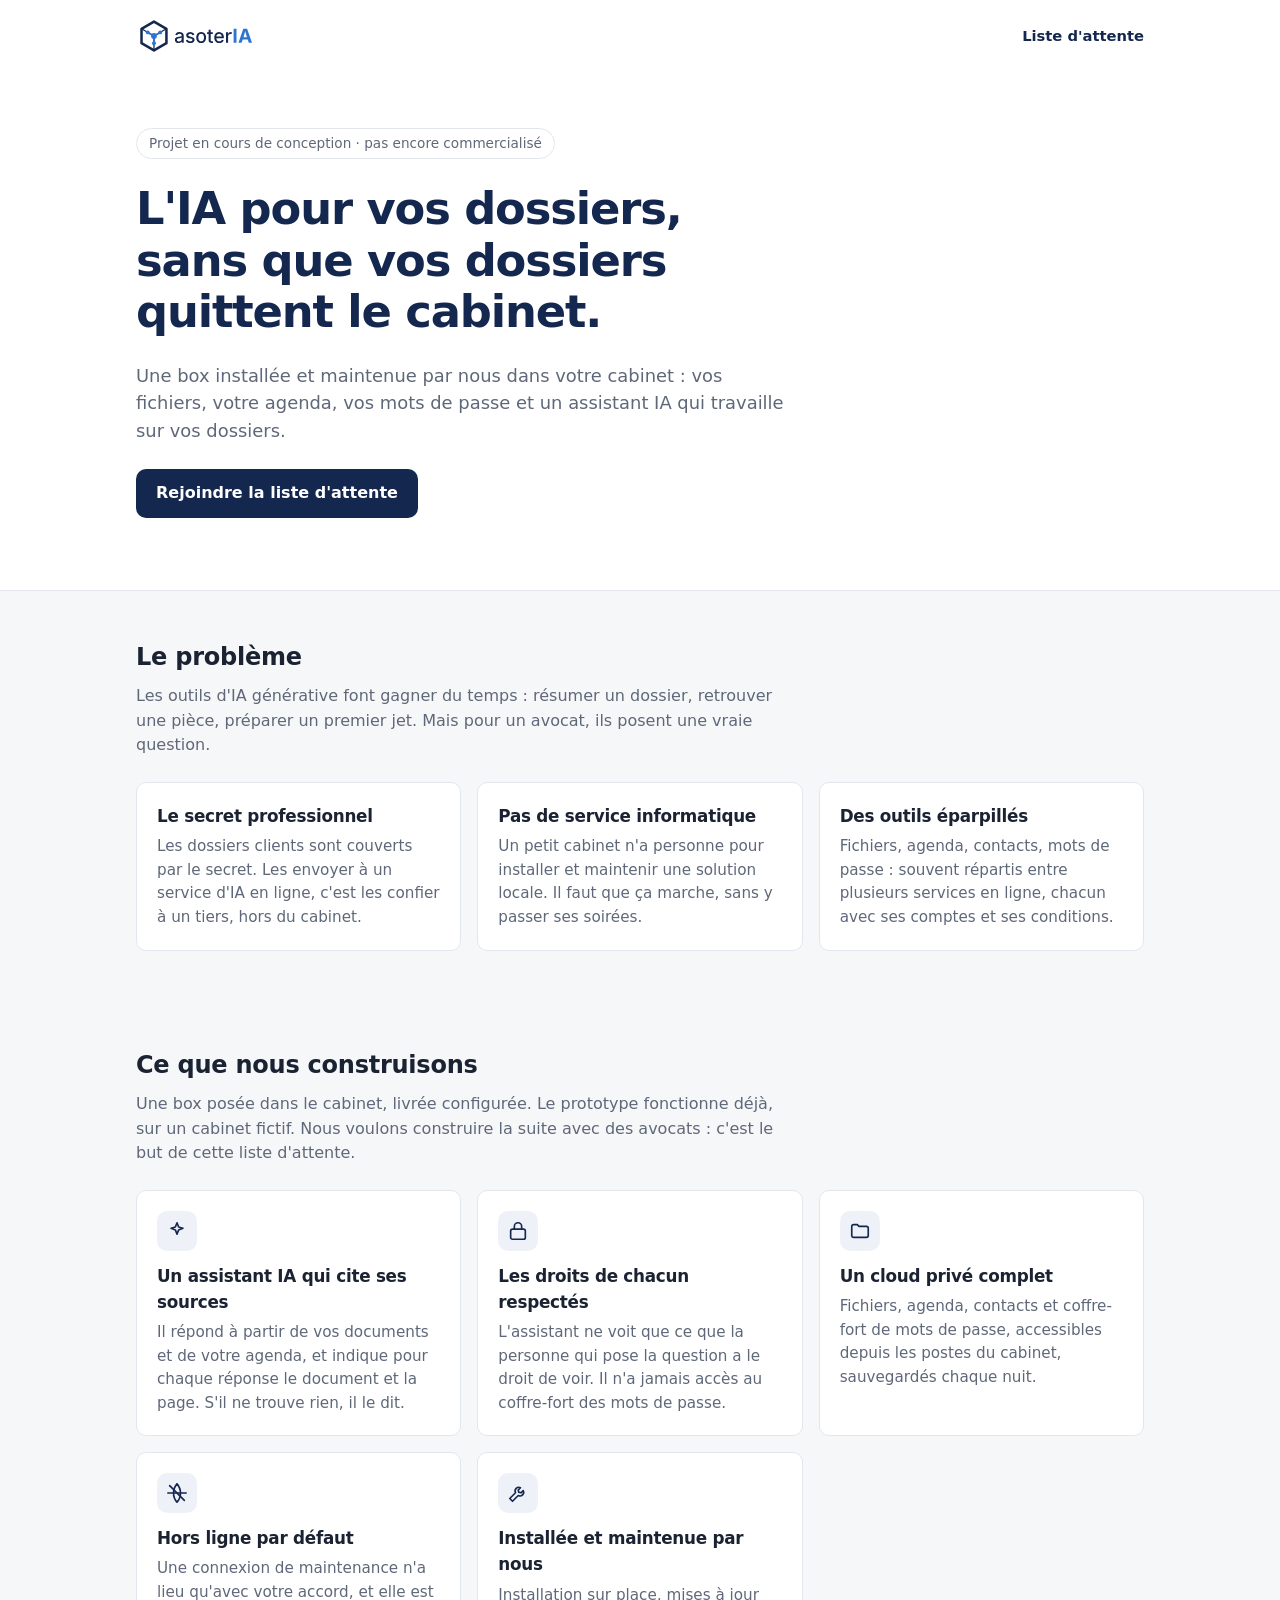
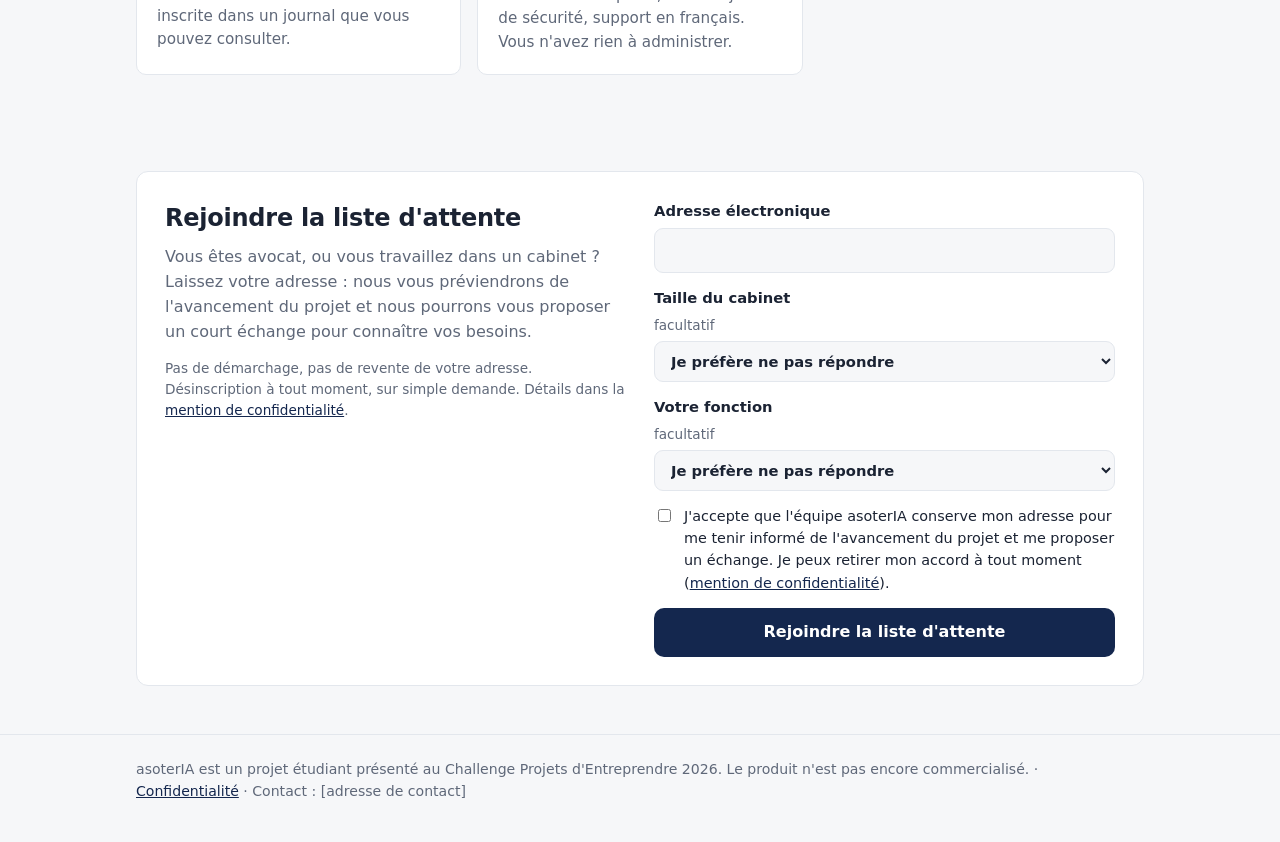
<file: brouillon_slides/index.html>
<!doctype html>
<html lang="fr">
<head>
<meta charset="utf-8">
<meta name="viewport" content="width=device-width, initial-scale=1">
<title>asoterIA : l'IA pour les cabinets d'avocats, sans que vos dossiers quittent le cabinet</title>
<link rel="icon" type="image/svg+xml" href="[data-uri]">
<meta name="description" content="Une box installée et maintenue dans votre cabinet : cloud privé et assistant IA qui travaille sur vos dossiers sans internet. Projet étudiant, liste d'attente ouverte.">
<!-- Landing page et liste d'attente (DEV-3). Texte provisoire à valider par BIZ : voir ../README.md.
     Aucune ressource externe, aucun cookie, aucune mesure d'audience. Le formulaire fonctionne sans JavaScript. -->
<style>
:root{--fond:#f6f7f9;--carte:#ffffff;--texte:#1b2333;--doux:#5f6879;--bord:#e3e7ed;--accent:#14274e;--accent-doux:#eef2f8;--bleu:#2f74d0;--sur-accent:#ffffff;--ok:#2e7d57;--ok-fond:#e8f3ed;--ko:#b0414e;--ko-fond:#f8e9eb;--attente:#9a6b12;--attente-fond:#f7efdc;--att:var(--attente);--att-fond:var(--attente-fond);--attention:var(--attente);--bulle:var(--accent-doux);--cite:#edf3fc;--ombre:none;--police:Inter,"Adwaita Sans",system-ui,-apple-system,"Segoe UI",Roboto,sans-serif}
@media (prefers-color-scheme:dark){:root{--fond:#0c1220;--carte:#131b2b;--texte:#e8edf4;--doux:#9aa5b8;--bord:#243048;--accent:#c9d8f0;--accent-doux:#1a2438;--bleu:#6aa8f0;--sur-accent:#0c1220;--ok:#6cc59a;--ok-fond:#14291f;--ko:#ee909b;--ko-fond:#33191e;--attente:#e0b552;--attente-fond:#2e2716;--cite:#172540;color-scheme:dark}}
h1,h2,h3{letter-spacing:-.015em;font-weight:600}
*{box-sizing:border-box}
body{margin:0;font-family:var(--police);background:var(--fond);color:var(--texte);line-height:1.55}
a{color:var(--accent)}
.cadre{max-width:1040px;margin:0 auto;padding:0 16px}
.haut{background:var(--carte);border-bottom:1px solid var(--bord)}
nav{display:flex;justify-content:space-between;align-items:center;padding:18px 0;gap:12px}
.marque{display:flex;align-items:center;gap:10px;font-weight:650;font-size:1.05rem}
.logo{display:block;height:36px;width:auto}
nav a.lien{color:var(--accent);font-size:.92rem;font-weight:600;text-decoration:none}
.accroche{padding:56px 0 72px;display:grid;gap:24px}
.accroche h1{font-size:clamp(1.8rem,4.5vw,2.8rem);line-height:1.15;margin:0;letter-spacing:-.025em;max-width:20ch;color:var(--accent)}
.accroche p{font-size:1.12rem;max-width:58ch;margin:0;color:var(--doux)}
.bouton{display:inline-flex;align-items:center;justify-content:center;gap:8px;font:inherit;font-weight:650;padding:12px 20px;border-radius:10px;border:0;cursor:pointer;text-decoration:none;background:var(--accent);color:var(--sur-accent)}
.bouton.plein{background:var(--accent);color:var(--sur-accent)}
.statut{justify-self:start;display:inline-block;font-size:.85rem;padding:4px 12px;border-radius:999px;border:1px solid var(--bord);color:var(--doux)}
section{padding:48px 0}
h2{font-size:1.5rem;margin:0 0 8px;letter-spacing:-.01em}
.intro{color:var(--doux);margin:0 0 24px;max-width:65ch}
.grille{display:grid;gap:16px;grid-template-columns:repeat(auto-fill,minmax(min(100%,300px),1fr))}
.carte{background:var(--carte);border:1px solid var(--bord);border-radius:10px;padding:20px}
.carte h3{margin:0 0 6px;font-size:1.05rem}
.carte p{margin:0;color:var(--doux);font-size:.95rem}
.icone{width:40px;height:40px;border-radius:10px;background:var(--accent-doux);color:var(--accent);display:grid;place-items:center;margin-bottom:12px}
.liste{background:var(--carte);border:1px solid var(--bord);border-radius:12px;padding:28px;display:grid;gap:28px;grid-template-columns:repeat(auto-fit,minmax(min(100%,320px),1fr))}
form{display:grid;gap:14px}
label{display:grid;gap:5px;font-size:.92rem;font-weight:600}
label .aide{font-weight:400;color:var(--doux);font-size:.85rem}
input,select{font:inherit;padding:10px 12px;border-radius:9px;border:1px solid var(--bord);background:var(--fond);color:var(--texte);width:100%}
input:focus,select:focus{outline:2px solid var(--bleu);outline-offset:1px}
.consentement{display:flex;gap:10px;align-items:flex-start;font-weight:400;font-size:.9rem}
.consentement input{width:auto;margin-top:4px;flex:none}
.piege{position:absolute;left:-10000px;width:1px;height:1px;overflow:hidden}
.message{padding:12px 14px;border-radius:10px;font-size:.95rem}
.message.ok{background:var(--ok-fond);color:var(--ok)}
.message.ko{background:var(--ko-fond);color:var(--ko)}
.petit{font-size:.85rem;color:var(--doux)}
footer{border-top:1px solid var(--bord);padding:24px 0 40px;color:var(--doux);font-size:.88rem}
[hidden]{display:none!important}
</style>
</head>
<body>
<header class="haut"><div class="cadre">
  <nav>
    <div class="marque"><picture><source srcset="[data-uri]" media="(prefers-color-scheme: dark)"><img class="logo" src="[data-uri]" alt="asoterIA" width="119" height="36"></picture></div>
    <a class="lien" href="#liste">Liste d'attente</a>
  </nav>
  <div class="accroche">
    <span class="statut">Projet en cours de conception · pas encore commercialisé</span>
    <h1>L'IA pour vos dossiers, sans que vos dossiers quittent le cabinet.</h1>
    <p>Une box installée et maintenue par nous dans votre cabinet : vos fichiers, votre agenda, vos mots de passe et un assistant IA qui travaille sur vos dossiers.</p>
    <div><a class="bouton" href="#liste">Rejoindre la liste d'attente</a></div>
  </div>
</div></header>

<main class="cadre">
  <section>
    <h2>Le problème</h2>
    <p class="intro">Les outils d'IA générative font gagner du temps : résumer un dossier, retrouver une pièce, préparer un premier jet. Mais pour un avocat, ils posent une vraie question.</p>
    <div class="grille">
      <div class="carte"><h3>Le secret professionnel</h3><p>Les dossiers clients sont couverts par le secret. Les envoyer à un service d'IA en ligne, c'est les confier à un tiers, hors du cabinet.</p></div>
      <div class="carte"><h3>Pas de service informatique</h3><p>Un petit cabinet n'a personne pour installer et maintenir une solution locale. Il faut que ça marche, sans y passer ses soirées.</p></div>
      <div class="carte"><h3>Des outils éparpillés</h3><p>Fichiers, agenda, contacts, mots de passe : souvent répartis entre plusieurs services en ligne, chacun avec ses comptes et ses conditions.</p></div>
    </div>
  </section>

  <section>
    <h2>Ce que nous construisons</h2>
    <p class="intro">Une box posée dans le cabinet, livrée configurée. Le prototype fonctionne déjà, sur un cabinet fictif. Nous voulons construire la suite avec des avocats : c'est le but de cette liste d'attente.</p>
    <div class="grille">
      <div class="carte"><div class="icone" aria-hidden="true"><svg width="22" height="22" viewBox="0 0 24 24" fill="none" stroke="currentColor" stroke-width="1.8" stroke-linecap="round" stroke-linejoin="round"><path d="M12 3l1.8 4.7L18.5 9l-4.7 1.8L12 15.5l-1.8-4.7L5.5 9l4.7-1.3z"/></svg></div>
        <h3>Un assistant IA qui cite ses sources</h3><p>Il répond à partir de vos documents et de votre agenda, et indique pour chaque réponse le document et la page. S'il ne trouve rien, il le dit.</p></div>
      <div class="carte"><div class="icone" aria-hidden="true"><svg width="22" height="22" viewBox="0 0 24 24" fill="none" stroke="currentColor" stroke-width="1.8" stroke-linecap="round" stroke-linejoin="round"><rect x="4" y="10" width="16" height="11" rx="2"/><path d="M8 10V7a4 4 0 0 1 8 0v3"/></svg></div>
        <h3>Les droits de chacun respectés</h3><p>L'assistant ne voit que ce que la personne qui pose la question a le droit de voir. Il n'a jamais accès au coffre-fort des mots de passe.</p></div>
      <div class="carte"><div class="icone" aria-hidden="true"><svg width="22" height="22" viewBox="0 0 24 24" fill="none" stroke="currentColor" stroke-width="1.8" stroke-linecap="round" stroke-linejoin="round"><path d="M3 7a2 2 0 0 1 2-2h4l2 2h8a2 2 0 0 1 2 2v8a2 2 0 0 1-2 2H5a2 2 0 0 1-2-2z"/></svg></div>
        <h3>Un cloud privé complet</h3><p>Fichiers, agenda, contacts et coffre-fort de mots de passe, accessibles depuis les postes du cabinet, sauvegardés chaque nuit.</p></div>
      <div class="carte"><div class="icone" aria-hidden="true"><svg width="22" height="22" viewBox="0 0 24 24" fill="none" stroke="currentColor" stroke-width="1.8" stroke-linecap="round" stroke-linejoin="round"><path d="M2 12h20M12 2a15 15 0 0 1 0 20M12 2a15 15 0 0 0 0 20"/><path d="M4 4l16 16"/></svg></div>
        <h3>Hors ligne par défaut</h3><p>Une connexion de maintenance n'a lieu qu'avec votre accord, et elle est inscrite dans un journal que vous pouvez consulter.</p></div>
      <div class="carte"><div class="icone" aria-hidden="true"><svg width="22" height="22" viewBox="0 0 24 24" fill="none" stroke="currentColor" stroke-width="1.8" stroke-linecap="round" stroke-linejoin="round"><path d="M14.7 6.3a4 4 0 0 0-5.4 5.4L3 18l3 3 6.3-6.3a4 4 0 0 0 5.4-5.4l-2.5 2.5-2.4-.6-.6-2.4z"/></svg></div>
        <h3>Installée et maintenue par nous</h3><p>Installation sur place, mises à jour de sécurité, support en français. Vous n'avez rien à administrer.</p></div>
    </div>
  </section>

  <section id="liste">
    <div class="liste">
      <div>
        <h2>Rejoindre la liste d'attente</h2>
        <p class="intro" style="margin-bottom:12px">Vous êtes avocat, ou vous travaillez dans un cabinet ? Laissez votre adresse : nous vous préviendrons de l'avancement du projet et nous pourrons vous proposer un court échange pour connaître vos besoins.</p>
        <p class="petit">Pas de démarchage, pas de revente de votre adresse. Désinscription à tout moment, sur simple demande. Détails dans la <a href="confidentialite.html">mention de confidentialité</a>.</p>
      </div>
      <div>
        <div class="message ok" id="merci" hidden role="status">Merci, votre inscription est bien enregistrée. Nous vous écrirons seulement pour vous tenir au courant du projet.</div>
        <div class="message ko" id="erreur" hidden role="alert"></div>
        <form method="post" action="inscription" id="formulaire">
          <label>Adresse électronique<input type="email" name="courriel" required maxlength="200" autocomplete="email"></label>
          <label>Taille du cabinet <span class="aide">facultatif</span>
            <select name="taille">
              <option value="">Je préfère ne pas répondre</option>
              <option>1 avocat</option><option>2 à 4 avocats</option><option>5 à 10 avocats</option><option>Plus de 10 avocats</option>
            </select></label>
          <label>Votre fonction <span class="aide">facultatif</span>
            <select name="fonction">
              <option value="">Je préfère ne pas répondre</option>
              <option>Avocat associé ou fondateur</option><option>Avocat collaborateur</option><option>Assistant ou secrétaire juridique</option><option>Autre</option>
            </select></label>
          <div class="piege" aria-hidden="true"><label>Ne pas remplir<input name="site" tabindex="-1" autocomplete="off"></label></div>
          <label class="consentement"><input type="checkbox" name="consentement" value="oui" required>
            <span>J'accepte que l'équipe asoterIA conserve mon adresse pour me tenir informé de l'avancement du projet et me proposer un échange. Je peux retirer mon accord à tout moment (<a href="confidentialite.html">mention de confidentialité</a>).</span></label>
          <button class="bouton plein" type="submit">Rejoindre la liste d'attente</button>
        </form>
      </div>
    </div>
  </section>
</main>

<footer><div class="cadre">
  asoterIA est un projet étudiant présenté au Challenge Projets d'Entreprendre 2026. Le produit n'est pas encore commercialisé.
  · <a href="confidentialite.html">Confidentialité</a> · Contact : [adresse de contact]
</div></footer>

<script>
// Message après l'envoi du formulaire (le serveur redirige vers ?inscription=ok ou ?erreur=...).
const parametres = new URLSearchParams(location.search);
const erreurs = {
  courriel: "Cette adresse électronique ne semble pas valide.",
  consentement: "Merci de cocher la case d'accord pour être inscrit.",
  trop: "Trop d'essais depuis ce poste. Réessayez dans une heure.",
  serveur: "L'inscription n'a pas pu être enregistrée. Réessayez plus tard.",
};
if (parametres.get("inscription") === "ok") {
  document.getElementById("merci").hidden = false;
  document.getElementById("formulaire").hidden = true;
} else if (erreurs[parametres.get("erreur")]) {
  const zone = document.getElementById("erreur");
  zone.textContent = erreurs[parametres.get("erreur")];
  zone.hidden = false;
}
if (parametres.has("inscription") || parametres.has("erreur")) document.getElementById("liste").scrollIntoView();
</script>
</body>
</html>
</file>
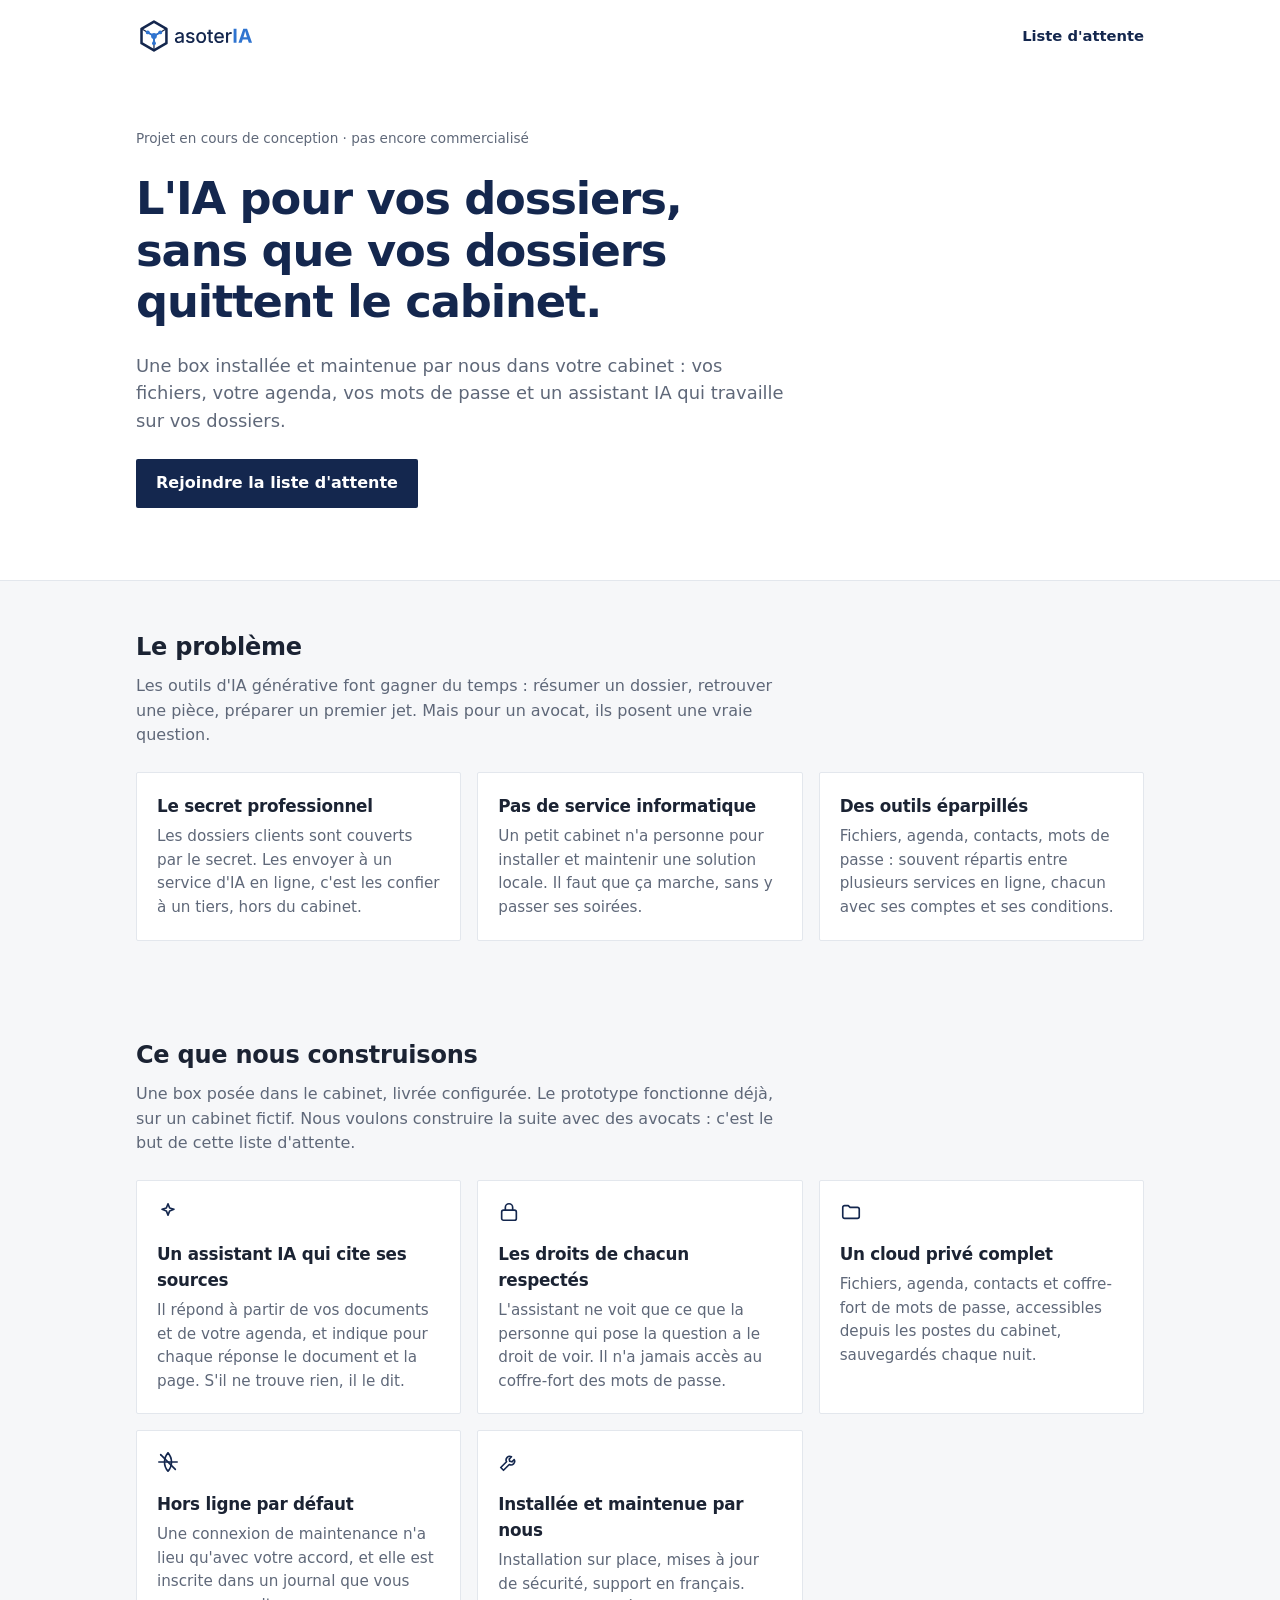
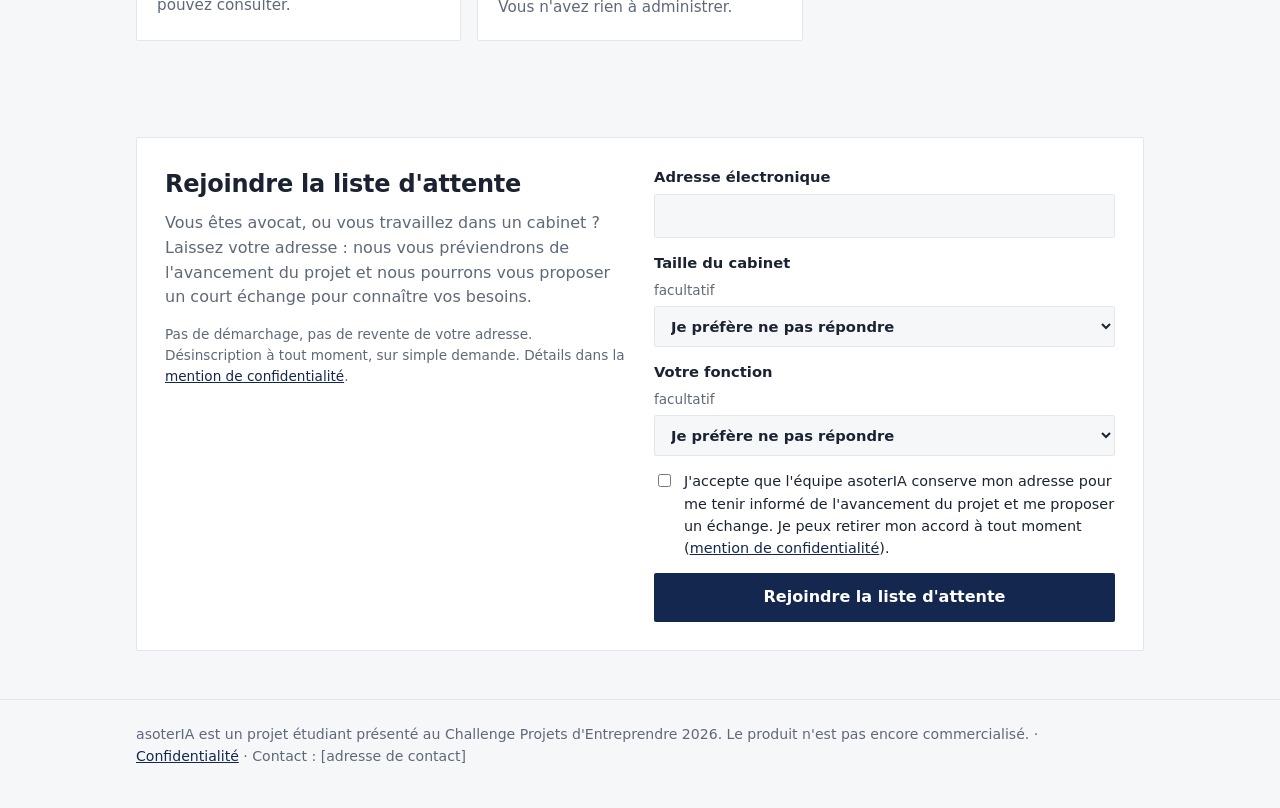
<file: prototype/interface/landing/index.html>
<!doctype html>
<html lang="fr">
<head>
<meta charset="utf-8">
<meta name="viewport" content="width=device-width, initial-scale=1">
<title>asoterIA : l'IA pour les cabinets d'avocats, sans que vos dossiers quittent le cabinet</title>
<link rel="icon" type="image/svg+xml" href="[data-uri]">
<meta name="description" content="Une box installée et maintenue dans votre cabinet : cloud privé et assistant IA qui travaille sur vos dossiers sans internet. Projet étudiant, liste d'attente ouverte.">
<!-- Landing page et liste d'attente (DEV-3). Texte provisoire à valider par BIZ : voir ../README.md.
     Aucune ressource externe, aucun cookie, aucune mesure d'audience. Le formulaire fonctionne sans JavaScript. -->
<style>
:root{--fond:#f6f7f9;--carte:#ffffff;--texte:#1b2333;--doux:#5f6879;--bord:#e3e7ed;--accent:#14274e;--accent-doux:#eef2f8;--bleu:#2f74d0;--sur-accent:#ffffff;--ok:#2e7d57;--ok-fond:#e8f3ed;--ko:#b0414e;--ko-fond:#f8e9eb;--attente:#9a6b12;--attente-fond:#f7efdc;--att:var(--attente);--att-fond:var(--attente-fond);--attention:var(--attente);--bulle:var(--accent-doux);--cite:#edf3fc;--ombre:none;--police:Inter,"Adwaita Sans",system-ui,-apple-system,"Segoe UI",Roboto,sans-serif}
@media (prefers-color-scheme:dark){:root{--fond:#0c1220;--carte:#131b2b;--texte:#e8edf4;--doux:#9aa5b8;--bord:#243048;--accent:#c9d8f0;--accent-doux:#1a2438;--bleu:#6aa8f0;--sur-accent:#0c1220;--ok:#6cc59a;--ok-fond:#14291f;--ko:#ee909b;--ko-fond:#33191e;--attente:#e0b552;--attente-fond:#2e2716;--cite:#172540;color-scheme:dark}}
h1,h2,h3{letter-spacing:-.015em;font-weight:600}
*{box-sizing:border-box}
body{margin:0;font-family:var(--police);background:var(--fond);color:var(--texte);line-height:1.55}
a{color:var(--accent)}
.cadre{max-width:1040px;margin:0 auto;padding:0 16px}
.haut{background:var(--carte);border-bottom:1px solid var(--bord)}
nav{display:flex;justify-content:space-between;align-items:center;padding:18px 0;gap:12px}
.marque{display:flex;align-items:center;gap:10px;font-weight:650;font-size:1.05rem}
.logo{display:block;height:36px;width:auto}
nav a.lien{color:var(--accent);font-size:.92rem;font-weight:600;text-decoration:none}
.accroche{padding:56px 0 72px;display:grid;gap:24px}
.accroche h1{font-size:clamp(1.8rem,4.5vw,2.8rem);line-height:1.15;margin:0;letter-spacing:-.025em;max-width:20ch;color:var(--accent)}
.accroche p{font-size:1.12rem;max-width:58ch;margin:0;color:var(--doux)}
.bouton{display:inline-flex;align-items:center;justify-content:center;gap:8px;font:inherit;font-weight:650;padding:12px 20px;border-radius:2px;border:0;cursor:pointer;text-decoration:none;background:var(--accent);color:var(--sur-accent)}
.bouton.plein{background:var(--accent);color:var(--sur-accent)}
.statut{justify-self:start;display:inline-block;font-size:.85rem;color:var(--doux)}
section{padding:48px 0}
h2{font-size:1.5rem;margin:0 0 8px;letter-spacing:-.01em}
.intro{color:var(--doux);margin:0 0 24px;max-width:65ch}
.grille{display:grid;gap:16px;grid-template-columns:repeat(auto-fill,minmax(min(100%,300px),1fr))}
.carte{background:var(--carte);border:1px solid var(--bord);border-radius:2px;padding:20px}
.carte h3{margin:0 0 6px;font-size:1.05rem}
.carte p{margin:0;color:var(--doux);font-size:.95rem}
.icone{color:var(--accent);margin-bottom:10px}
.liste{background:var(--carte);border:1px solid var(--bord);border-radius:2px;padding:28px;display:grid;gap:28px;grid-template-columns:repeat(auto-fit,minmax(min(100%,320px),1fr))}
form{display:grid;gap:14px}
label{display:grid;gap:5px;font-size:.92rem;font-weight:600}
label .aide{font-weight:400;color:var(--doux);font-size:.85rem}
input,select{font:inherit;padding:10px 12px;border-radius:2px;border:1px solid var(--bord);background:var(--fond);color:var(--texte);width:100%}
input:focus,select:focus{outline:2px solid var(--bleu);outline-offset:1px}
.consentement{display:flex;gap:10px;align-items:flex-start;font-weight:400;font-size:.9rem}
.consentement input{width:auto;margin-top:4px;flex:none}
.piege{position:absolute;left:-10000px;width:1px;height:1px;overflow:hidden}
.message{padding:12px 14px;border-radius:2px;font-size:.95rem}
.message.ok{background:var(--ok-fond);color:var(--ok)}
.message.ko{background:var(--ko-fond);color:var(--ko)}
.petit{font-size:.85rem;color:var(--doux)}
footer{border-top:1px solid var(--bord);padding:24px 0 40px;color:var(--doux);font-size:.88rem}
[hidden]{display:none!important}
</style>
</head>
<body>
<header class="haut"><div class="cadre">
  <nav>
    <div class="marque"><picture><source srcset="[data-uri]" media="(prefers-color-scheme: dark)"><img class="logo" src="[data-uri]" alt="asoterIA" width="119" height="36"></picture></div>
    <a class="lien" href="#liste">Liste d'attente</a>
  </nav>
  <div class="accroche">
    <span class="statut">Projet en cours de conception · pas encore commercialisé</span>
    <h1>L'IA pour vos dossiers, sans que vos dossiers quittent le cabinet.</h1>
    <p>Une box installée et maintenue par nous dans votre cabinet : vos fichiers, votre agenda, vos mots de passe et un assistant IA qui travaille sur vos dossiers.</p>
    <div><a class="bouton" href="#liste">Rejoindre la liste d'attente</a></div>
  </div>
</div></header>

<main class="cadre">
  <section>
    <h2>Le problème</h2>
    <p class="intro">Les outils d'IA générative font gagner du temps : résumer un dossier, retrouver une pièce, préparer un premier jet. Mais pour un avocat, ils posent une vraie question.</p>
    <div class="grille">
      <div class="carte"><h3>Le secret professionnel</h3><p>Les dossiers clients sont couverts par le secret. Les envoyer à un service d'IA en ligne, c'est les confier à un tiers, hors du cabinet.</p></div>
      <div class="carte"><h3>Pas de service informatique</h3><p>Un petit cabinet n'a personne pour installer et maintenir une solution locale. Il faut que ça marche, sans y passer ses soirées.</p></div>
      <div class="carte"><h3>Des outils éparpillés</h3><p>Fichiers, agenda, contacts, mots de passe : souvent répartis entre plusieurs services en ligne, chacun avec ses comptes et ses conditions.</p></div>
    </div>
  </section>

  <section>
    <h2>Ce que nous construisons</h2>
    <p class="intro">Une box posée dans le cabinet, livrée configurée. Le prototype fonctionne déjà, sur un cabinet fictif. Nous voulons construire la suite avec des avocats : c'est le but de cette liste d'attente.</p>
    <div class="grille">
      <div class="carte"><div class="icone" aria-hidden="true"><svg width="22" height="22" viewBox="0 0 24 24" fill="none" stroke="currentColor" stroke-width="1.8" stroke-linecap="round" stroke-linejoin="round"><path d="M12 3l1.8 4.7L18.5 9l-4.7 1.8L12 15.5l-1.8-4.7L5.5 9l4.7-1.3z"/></svg></div>
        <h3>Un assistant IA qui cite ses sources</h3><p>Il répond à partir de vos documents et de votre agenda, et indique pour chaque réponse le document et la page. S'il ne trouve rien, il le dit.</p></div>
      <div class="carte"><div class="icone" aria-hidden="true"><svg width="22" height="22" viewBox="0 0 24 24" fill="none" stroke="currentColor" stroke-width="1.8" stroke-linecap="round" stroke-linejoin="round"><rect x="4" y="10" width="16" height="11" rx="2"/><path d="M8 10V7a4 4 0 0 1 8 0v3"/></svg></div>
        <h3>Les droits de chacun respectés</h3><p>L'assistant ne voit que ce que la personne qui pose la question a le droit de voir. Il n'a jamais accès au coffre-fort des mots de passe.</p></div>
      <div class="carte"><div class="icone" aria-hidden="true"><svg width="22" height="22" viewBox="0 0 24 24" fill="none" stroke="currentColor" stroke-width="1.8" stroke-linecap="round" stroke-linejoin="round"><path d="M3 7a2 2 0 0 1 2-2h4l2 2h8a2 2 0 0 1 2 2v8a2 2 0 0 1-2 2H5a2 2 0 0 1-2-2z"/></svg></div>
        <h3>Un cloud privé complet</h3><p>Fichiers, agenda, contacts et coffre-fort de mots de passe, accessibles depuis les postes du cabinet, sauvegardés chaque nuit.</p></div>
      <div class="carte"><div class="icone" aria-hidden="true"><svg width="22" height="22" viewBox="0 0 24 24" fill="none" stroke="currentColor" stroke-width="1.8" stroke-linecap="round" stroke-linejoin="round"><path d="M2 12h20M12 2a15 15 0 0 1 0 20M12 2a15 15 0 0 0 0 20"/><path d="M4 4l16 16"/></svg></div>
        <h3>Hors ligne par défaut</h3><p>Une connexion de maintenance n'a lieu qu'avec votre accord, et elle est inscrite dans un journal que vous pouvez consulter.</p></div>
      <div class="carte"><div class="icone" aria-hidden="true"><svg width="22" height="22" viewBox="0 0 24 24" fill="none" stroke="currentColor" stroke-width="1.8" stroke-linecap="round" stroke-linejoin="round"><path d="M14.7 6.3a4 4 0 0 0-5.4 5.4L3 18l3 3 6.3-6.3a4 4 0 0 0 5.4-5.4l-2.5 2.5-2.4-.6-.6-2.4z"/></svg></div>
        <h3>Installée et maintenue par nous</h3><p>Installation sur place, mises à jour de sécurité, support en français. Vous n'avez rien à administrer.</p></div>
    </div>
  </section>

  <section id="liste">
    <div class="liste">
      <div>
        <h2>Rejoindre la liste d'attente</h2>
        <p class="intro" style="margin-bottom:12px">Vous êtes avocat, ou vous travaillez dans un cabinet ? Laissez votre adresse : nous vous préviendrons de l'avancement du projet et nous pourrons vous proposer un court échange pour connaître vos besoins.</p>
        <p class="petit">Pas de démarchage, pas de revente de votre adresse. Désinscription à tout moment, sur simple demande. Détails dans la <a href="confidentialite.html">mention de confidentialité</a>.</p>
      </div>
      <div>
        <div class="message ok" id="merci" hidden role="status">Merci, votre inscription est bien enregistrée. Nous vous écrirons seulement pour vous tenir au courant du projet.</div>
        <div class="message ko" id="erreur" hidden role="alert"></div>
        <form method="post" action="inscription" id="formulaire">
          <label>Adresse électronique<input type="email" name="courriel" required maxlength="200" autocomplete="email"></label>
          <label>Taille du cabinet <span class="aide">facultatif</span>
            <select name="taille">
              <option value="">Je préfère ne pas répondre</option>
              <option>1 avocat</option><option>2 à 4 avocats</option><option>5 à 10 avocats</option><option>Plus de 10 avocats</option>
            </select></label>
          <label>Votre fonction <span class="aide">facultatif</span>
            <select name="fonction">
              <option value="">Je préfère ne pas répondre</option>
              <option>Avocat associé ou fondateur</option><option>Avocat collaborateur</option><option>Assistant ou secrétaire juridique</option><option>Autre</option>
            </select></label>
          <div class="piege" aria-hidden="true"><label>Ne pas remplir<input name="site" tabindex="-1" autocomplete="off"></label></div>
          <label class="consentement"><input type="checkbox" name="consentement" value="oui" required>
            <span>J'accepte que l'équipe asoterIA conserve mon adresse pour me tenir informé de l'avancement du projet et me proposer un échange. Je peux retirer mon accord à tout moment (<a href="confidentialite.html">mention de confidentialité</a>).</span></label>
          <button class="bouton plein" type="submit">Rejoindre la liste d'attente</button>
        </form>
      </div>
    </div>
  </section>
</main>

<footer><div class="cadre">
  asoterIA est un projet étudiant présenté au Challenge Projets d'Entreprendre 2026. Le produit n'est pas encore commercialisé.
  · <a href="confidentialite.html">Confidentialité</a> · Contact : [adresse de contact]
</div></footer>

<script>
// Message après l'envoi du formulaire (le serveur redirige vers ?inscription=ok ou ?erreur=...).
const parametres = new URLSearchParams(location.search);
const erreurs = {
  courriel: "Cette adresse électronique ne semble pas valide.",
  consentement: "Merci de cocher la case d'accord pour être inscrit.",
  trop: "Trop d'essais depuis ce poste. Réessayez dans une heure.",
  serveur: "L'inscription n'a pas pu être enregistrée. Réessayez plus tard.",
};
if (parametres.get("inscription") === "ok") {
  document.getElementById("merci").hidden = false;
  document.getElementById("formulaire").hidden = true;
} else if (erreurs[parametres.get("erreur")]) {
  const zone = document.getElementById("erreur");
  zone.textContent = erreurs[parametres.get("erreur")];
  zone.hidden = false;
}
if (parametres.has("inscription") || parametres.has("erreur")) document.getElementById("liste").scrollIntoView();
</script>
</body>
</html>
</file>
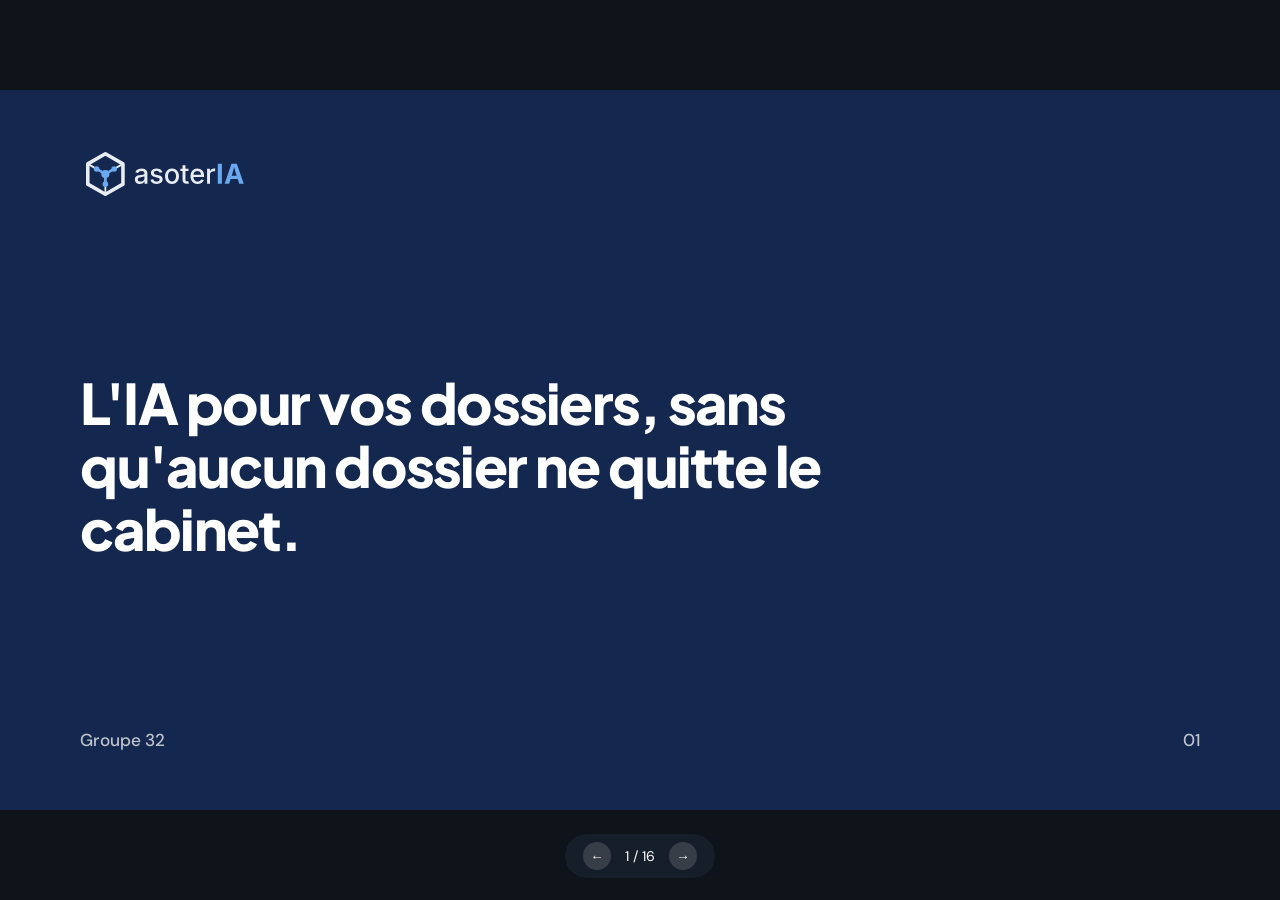
<file: brouillon_slides/example_slide.html>
<!DOCTYPE html>
<html lang="fr">
<head>
    <meta charset="UTF-8">
    <meta name="viewport" content="width=device-width, initial-scale=1.0">
    <title>asoterIA - Présentation Jury (Groupe 32)</title>
    <link rel="icon" type="image/svg+xml" href="[data-uri]">

    <!-- 2 polices uniquement, avec fallback système propre hors-ligne -->
    <link rel="preconnect" href="https://fonts.googleapis.com">
    <link rel="preconnect" href="https://fonts.gstatic.com" crossorigin>
    <link href="https://fonts.googleapis.com/css2?family=DM+Sans:wght@400;500;700&family=Plus+Jakarta+Sans:wght@600;700;800&display=swap" rel="stylesheet">

    <style>
        /* ===========================================
           THÈME MINIMALISTE (fidèle à landing_page.html)
           2 polices max, 1 couleur d'accent (#1d3557)
           =========================================== */
        :root {
            --stage-bg: #0f141b;
            --slide-bg: #f6f7f9;

            --fond: #f6f7f9;
            --carte: #ffffff;
            --texte: #1b2333;
            --doux: #5f6879;
            --bord: #e3e7ed;
            --accent: #14274e;
            --accent-doux: #eef2f8;
            --ok: #2e7d57;
            --ok-fond: #e8f3ed;

            --font-display: 'Plus Jakarta Sans', system-ui, -apple-system, sans-serif;
            --font-body: 'DM Sans', system-ui, -apple-system, sans-serif;
        }

        /* ===========================================
           FIXED 16:9 STAGE: MANDATORY BASE STYLES
           Include this ENTIRE file in every presentation.
           Slides are authored at 1920×1080 and scaled as a whole.
           =========================================== */

        /* 1. Lock the browser viewport */
        html,
        body {
            width: 100%;
            height: 100%;
            margin: 0;
            overflow: hidden;
            background: var(--stage-bg, #000);
            font-family: var(--font-body);
            color: var(--texte);
            -webkit-font-smoothing: antialiased;
        }

        * {
            box-sizing: border-box;
            margin: 0;
            padding: 0;
        }

        /* 2. Full-window deck viewport */
        .deck-viewport {
            position: fixed;
            inset: 0;
            overflow: hidden;
            background: var(--stage-bg, #000);
        }

        /* 3. Fixed 16:9 design canvas.
           JavaScript sets transform: translate(...) scale(...). */
        .deck-stage {
            position: absolute;
            left: 0;
            top: 0;
            width: 1920px;
            height: 1080px;
            overflow: hidden;
            transform-origin: 0 0;
            background: var(--slide-bg, #fff);
        }

        /* 4. Slides stack inside the fixed stage.
           Content must be laid out at 1920×1080, not reflowed per device. */
        .slide {
            position: absolute;
            inset: 0;
            width: 1920px;
            height: 1080px;
            overflow: hidden;
            display: block;
            visibility: hidden;
            opacity: 0;
            pointer-events: none;
            background: var(--slide-bg, #fff);
            transition: opacity 0.25s ease;
        }

        .slide.active,
        .slide.visible {
            visibility: visible;
            opacity: 1;
            pointer-events: auto;
            z-index: 1;
        }

        /* 5. Keep media inside authored slide bounds */
        img,
        video,
        canvas,
        svg {
            max-width: 100%;
            max-height: 100%;
        }

        /* 6. Presentation chrome stays outside the slide design system */
        .deck-controls {
            position: fixed;
            left: 50%;
            bottom: 22px;
            transform: translateX(-50%);
            z-index: 1000;
            display: flex;
            align-items: center;
            gap: 14px;
            background: rgba(23, 32, 44, 0.85);
            padding: 8px 18px;
            border-radius: 999px;
            color: #fff;
            font-size: 14px;
        }

        .deck-controls button {
            background: rgba(255, 255, 255, 0.15);
            border: 0;
            color: #fff;
            width: 28px;
            height: 28px;
            border-radius: 50%;
            cursor: pointer;
            font-weight: 700;
        }

        /* 7. Print one fixed-size slide per page */
        @media print {
            html,
            body {
                width: 1920px;
                height: auto;
                overflow: visible;
                background: #fff;
            }

            .deck-viewport {
                position: static;
                overflow: visible;
                background: #fff;
            }

            .deck-stage {
                position: static;
                width: auto;
                height: auto;
                transform: none !important;
                background: none;
            }

            .slide {
                position: relative;
                display: block !important;
                visibility: visible !important;
                opacity: 1 !important;
                pointer-events: auto !important;
                width: 1920px;
                height: 1080px;
                break-after: page;
                page-break-after: always;
            }

            .slide:last-child {
                break-after: auto;
                page-break-after: auto;
            }

            .deck-controls {
                display: none !important;
            }
        }

        /* 8. Reduced motion */
        @media (prefers-reduced-motion: reduce) {
            *,
            *::before,
            *::after {
                animation-duration: 0.01ms !important;
                transition-duration: 0.2s !important;
            }
        }

        /* ===========================================
           STRUCTURE GÉNÉRALE DES SLIDES
           =========================================== */
        .slide-canvas {
            width: 1920px;
            height: 1080px;
            padding: 88px 120px;
            display: flex;
            flex-direction: column;
            justify-content: space-between;
        }

        /* Slides sombres (Couverture, Démo, Conclusion) */
        .slide-dark {
            background: var(--accent);
            color: #ffffff;
        }

        .cover-logo {
            height: 76px;
            width: auto;
        }

        .cover-center {
            max-width: 1420px;
        }

        .cover-title {
            font-family: var(--font-display);
            font-size: 84px;
            font-weight: 800;
            line-height: 1.12;
            letter-spacing: -0.025em;
        }

        .cover-footer {
            display: flex;
            justify-content: space-between;
            align-items: center;
            font-size: 26px;
            color: rgba(255, 255, 255, 0.72);
            font-weight: 500;
        }

        /* En-tête standard des slides claires */
        .slide-header {
            border-left: 8px solid var(--accent);
            padding-left: 32px;
        }

        .slide-dark .slide-header {
            border-left-color: #ffffff;
        }

        .slide-title {
            font-family: var(--font-display);
            font-size: 58px;
            font-weight: 800;
            line-height: 1.15;
            letter-spacing: -0.02em;
            color: var(--texte);
        }

        .slide-dark .slide-title {
            color: #ffffff;
        }

        /* Pied de page standard */
        .slide-footer {
            display: flex;
            justify-content: space-between;
            align-items: center;
            color: var(--doux);
            font-size: 22px;
            font-weight: 500;
        }

        .slide-dark .slide-footer {
            color: rgba(255, 255, 255, 0.7);
        }

        /* ===========================================
           COMPOSANTS DE BASE (Cartes KPI, Icônes)
           =========================================== */
        .grid-2 {
            display: grid;
            grid-template-columns: repeat(2, 1fr);
            gap: 48px;
            margin: auto 0;
        }

        .grid-3 {
            display: grid;
            grid-template-columns: repeat(3, 1fr);
            gap: 48px;
            margin: auto 0;
        }

        .card {
            background: var(--carte);
            border: 2px solid var(--bord);
            border-radius: 24px;
            padding: 64px 48px;
            text-align: center;
            display: flex;
            flex-direction: column;
            justify-content: center;
            align-items: center;
        }

        .card.highlight {
            background: var(--accent);
            border-color: var(--accent);
            color: #ffffff;
        }

        .big-number {
            font-family: var(--font-display);
            font-size: 116px;
            font-weight: 800;
            line-height: 1;
            letter-spacing: -0.03em;
            color: var(--accent);
            margin-bottom: 24px;
        }

        .card.highlight .big-number {
            color: #ffffff;
        }

        .card-label {
            font-size: 36px;
            font-weight: 700;
            color: var(--texte);
            line-height: 1.25;
        }

        .card.highlight .card-label {
            color: #ffffff;
        }

        .card-sub {
            font-size: 26px;
            font-weight: 500;
            color: var(--doux);
            margin-top: 10px;
        }

        .card.highlight .card-sub {
            color: rgba(255, 255, 255, 0.8);
        }

        .icon-square {
            width: 68px;
            height: 68px;
            border-radius: 16px;
            background: var(--accent-doux);
            color: var(--accent);
            display: grid;
            place-items: center;
            flex-shrink: 0;
        }

        /* ===========================================
           LAYOUT A : SPLIT GAUCHE / EMPILÉ DROITE (Slide 3 Vision)
           =========================================== */
        .split-vision {
            display: grid;
            grid-template-columns: 0.9fr 1.1fr;
            gap: 56px;
            align-items: stretch;
            margin: auto 0;
        }

        .vision-focal {
            background: var(--accent);
            color: #ffffff;
            border-radius: 24px;
            padding: 64px 56px;
            display: flex;
            flex-direction: column;
            justify-content: center;
        }

        .vision-focal-tag {
            font-size: 24px;
            text-transform: uppercase;
            letter-spacing: 0.08em;
            color: rgba(255, 255, 255, 0.7);
            font-weight: 700;
            margin-bottom: 20px;
        }

        .vision-focal-title {
            font-family: var(--font-display);
            font-size: 68px;
            font-weight: 800;
            line-height: 1.1;
        }

        .vision-stack {
            display: flex;
            flex-direction: column;
            gap: 24px;
            justify-content: center;
        }

        .row-item {
            background: var(--carte);
            border: 2px solid var(--bord);
            border-radius: 20px;
            padding: 34px 42px;
            display: flex;
            align-items: center;
            gap: 32px;
        }

        .row-item-title {
            font-family: var(--font-display);
            font-size: 38px;
            font-weight: 700;
            color: var(--texte);
        }

        /* ===========================================
           LAYOUT B : ENTONNOIR DE MARCHÉ (Slide 4 Marché)
           =========================================== */
        .funnel-wrap {
            display: flex;
            flex-direction: column;
            gap: 28px;
            margin: auto 0;
        }

        .funnel-bar {
            background: var(--carte);
            border: 2px solid var(--bord);
            border-radius: 22px;
            padding: 36px 56px;
            display: flex;
            justify-content: space-between;
            align-items: center;
        }

        .funnel-bar.tam { width: 100%; }
        .funnel-bar.sam { width: 72%; }
        .funnel-bar.som {
            width: 46%;
            padding: 32px 42px;
            background: var(--accent);
            border-color: var(--accent);
            color: #ffffff;
        }

        .funnel-val {
            font-family: var(--font-display);
            font-size: 68px;
            font-weight: 800;
            color: var(--accent);
            line-height: 1;
        }

        .funnel-bar.som .funnel-val {
            color: #ffffff;
        }

        .funnel-lbl {
            font-size: 34px;
            font-weight: 700;
            color: var(--doux);
        }

        .funnel-bar.som .funnel-lbl {
            color: #ffffff;
            font-size: 28px;
        }

        /* ===========================================
           LAYOUT C : FICHE PERSONA (Slide 5 Persona)
           =========================================== */
        .persona-layout {
            display: grid;
            grid-template-columns: 0.75fr 1.25fr;
            gap: 48px;
            margin: auto 0;
            align-items: stretch;
        }

        .persona-id {
            background: var(--accent);
            color: #ffffff;
            border-radius: 24px;
            padding: 56px 48px;
            display: flex;
            flex-direction: column;
            justify-content: center;
            align-items: flex-start;
            gap: 24px;
        }

        .persona-avatar {
            width: 88px;
            height: 88px;
            border-radius: 22px;
            background: rgba(255, 255, 255, 0.14);
            display: grid;
            place-items: center;
            color: #ffffff;
        }

        .persona-role {
            font-family: var(--font-display);
            font-size: 52px;
            font-weight: 800;
            line-height: 1.15;
        }

        .persona-sub {
            font-size: 28px;
            color: rgba(255, 255, 255, 0.78);
            font-weight: 500;
        }

        .persona-needs {
            display: flex;
            flex-direction: column;
            gap: 28px;
            justify-content: center;
        }

        /* ===========================================
           LAYOUT D : MATRICE 2x2 (Slide 6 Concurrence)
           =========================================== */
        .matrix-wrap {
            margin: auto 0;
            display: grid;
            grid-template-columns: 180px 1fr;
            gap: 24px;
            align-items: center;
        }

        .matrix-y-labels {
            display: flex;
            flex-direction: column;
            justify-content: space-around;
            height: 520px;
            text-align: right;
            font-size: 26px;
            font-weight: 700;
            color: var(--doux);
            padding-right: 16px;
        }

        .matrix-grid {
            display: grid;
            grid-template-columns: repeat(2, 1fr);
            grid-template-rows: repeat(2, 250px);
            gap: 24px;
        }

        .matrix-cell {
            background: var(--carte);
            border: 2px solid var(--bord);
            border-radius: 20px;
            padding: 36px;
            display: flex;
            flex-direction: column;
            justify-content: center;
            align-items: center;
            text-align: center;
        }

        .matrix-cell.winner {
            background: var(--accent);
            border-color: var(--accent);
            color: #ffffff;
        }

        .matrix-names {
            font-family: var(--font-display);
            font-size: 40px;
            font-weight: 800;
            color: var(--texte);
        }

        .matrix-cell.winner .matrix-names {
            color: #ffffff;
            font-size: 54px;
        }

        .matrix-x-labels {
            grid-column: 2;
            display: grid;
            grid-template-columns: repeat(2, 1fr);
            text-align: center;
            font-size: 26px;
            font-weight: 700;
            color: var(--doux);
            margin-top: 8px;
        }

        /* ===========================================
           LAYOUT E : BARRES COMPARATIVES DE PRIX (Slide 7)
           =========================================== */
        .bars-wrap {
            display: flex;
            flex-direction: column;
            gap: 32px;
            margin: auto 0;
        }

        .bar-row {
            display: grid;
            grid-template-columns: 340px 1fr;
            align-items: center;
            gap: 36px;
        }

        .bar-actor {
            font-family: var(--font-display);
            font-size: 36px;
            font-weight: 800;
            color: var(--texte);
            text-align: right;
        }

        .bar-track {
            background: transparent;
            display: flex;
            align-items: center;
        }

        .bar-fill {
            height: 112px;
            border-radius: 20px;
            display: flex;
            align-items: center;
            justify-content: space-between;
            padding: 0 42px;
            font-family: var(--font-display);
            font-size: 46px;
            font-weight: 800;
        }

        .bar-fill.ours {
            width: 34%;
            background: var(--accent);
            color: #ffffff;
        }

        .bar-fill.theirs-1 {
            width: 92%;
            background: var(--carte);
            border: 2px solid var(--bord);
            color: var(--doux);
        }

        .bar-fill.theirs-2 {
            width: 100%;
            background: var(--carte);
            border: 2px solid var(--bord);
            color: var(--doux);
        }

        /* ===========================================
           LAYOUT F : TRANSITION DÉMO CENTRÉE (Slide 8)
           =========================================== */
        .demo-center {
            margin: auto 0;
            display: flex;
            flex-direction: column;
            align-items: flex-start;
            gap: 48px;
        }

        .demo-tag {
            display: inline-flex;
            align-items: center;
            gap: 14px;
            background: rgba(255, 255, 255, 0.14);
            padding: 14px 28px;
            border-radius: 999px;
            font-size: 26px;
            font-weight: 700;
            letter-spacing: 0.04em;
            text-transform: uppercase;
        }

        .demo-dot {
            width: 14px;
            height: 14px;
            border-radius: 50%;
            background: #e0b552;
        }

        .demo-pills {
            display: flex;
            gap: 28px;
            flex-wrap: wrap;
        }

        .demo-pill {
            background: rgba(255, 255, 255, 0.1);
            border: 2px solid rgba(255, 255, 255, 0.22);
            padding: 26px 44px;
            border-radius: 18px;
            font-size: 34px;
            font-weight: 700;
            color: #ffffff;
        }

        /* ===========================================
           LAYOUT G : ARCHITECTURE EN 2 COUCHES (Slide 9)
           =========================================== */
        .arch-diagram {
            margin: auto 0;
            display: flex;
            flex-direction: column;
            gap: 28px;
        }

        .arch-core {
            background: var(--accent);
            color: #ffffff;
            border-radius: 22px;
            padding: 36px 48px;
            text-align: center;
            font-family: var(--font-display);
            font-size: 42px;
            font-weight: 800;
        }

        .arch-branches {
            display: grid;
            grid-template-columns: repeat(2, 1fr);
            gap: 28px;
        }

        /* ===========================================
           LAYOUT H : PÔLES D'ÉQUIPE (Slide 10)
           =========================================== */
        .team-poles {
            margin: auto 0;
            display: grid;
            grid-template-columns: repeat(3, 1fr);
            gap: 36px;
            align-items: stretch;
        }

        .pole-card {
            background: var(--carte);
            border: 2px solid var(--bord);
            border-radius: 24px;
            padding: 42px 38px;
            display: flex;
            flex-direction: column;
            gap: 28px;
        }

        .pole-header {
            font-family: var(--font-display);
            font-size: 26px;
            font-weight: 800;
            text-transform: uppercase;
            letter-spacing: 0.05em;
            color: var(--accent);
            padding-bottom: 18px;
            border-bottom: 2px solid var(--accent-doux);
        }

        .member-item {
            display: flex;
            flex-direction: column;
            gap: 4px;
        }

        .member-name {
            font-family: var(--font-display);
            font-size: 34px;
            font-weight: 800;
            color: var(--texte);
        }

        .member-role {
            font-size: 25px;
            font-weight: 600;
            color: var(--doux);
        }

        /* ===========================================
           LAYOUT I : FRise CHRONOLOGIQUE (Slide 12 Go-to-Market)
           =========================================== */
        .timeline-2 {
            margin: auto 0;
            display: grid;
            grid-template-columns: 1fr auto 1fr;
            gap: 32px;
            align-items: center;
        }

        .timeline-arrow {
            font-family: var(--font-display);
            font-size: 64px;
            font-weight: 800;
            color: var(--accent);
        }

        /* ===========================================
           TABLEAU FINANCIER ÉPURÉ (Slide 15 Finances)
           =========================================== */
        .fin-table {
            width: 100%;
            border-collapse: collapse;
            background: var(--carte);
            border-radius: 20px;
            overflow: hidden;
            border: 2px solid var(--bord);
            margin: auto 0;
        }

        .fin-table th,
        .fin-table td {
            padding: 26px 32px;
            font-size: 30px;
            text-align: right;
            border-bottom: 1px solid var(--bord);
        }

        .fin-table th:first-child,
        .fin-table td:first-child {
            text-align: left;
            font-weight: 700;
        }

        .fin-table thead th {
            background: var(--accent);
            color: #ffffff;
            font-family: var(--font-display);
            font-weight: 700;
        }

        .fin-table tr.row-strong td {
            background: var(--accent-doux);
            color: var(--accent);
            font-weight: 800;
        }

        .fin-table.compact th,
        .fin-table.compact td {
            padding: 13px 24px;
            font-size: 22px;
        }

        .fin-table.dense th,
        .fin-table.dense td {
            padding: 10px 24px;
            font-size: 21px;
            line-height: 1.25;
        }

        /* ===========================================
           ÉDITION INLINE (Touche E ou coin haut-gauche)
           =========================================== */
        .edit-hotzone {
            position: fixed;
            top: 0;
            left: 0;
            width: 80px;
            height: 80px;
            z-index: 10000;
            cursor: pointer;
        }

        .edit-toggle {
            position: fixed;
            top: 20px;
            left: 20px;
            opacity: 0;
            pointer-events: none;
            transition: opacity 0.3s ease;
            z-index: 10001;
            background: var(--accent);
            color: #fff;
            border: 1px solid rgba(255, 255, 255, 0.25);
            border-radius: 10px;
            padding: 8px 14px;
            font-size: 14px;
            font-weight: 600;
            cursor: pointer;
        }

        .edit-toggle.show,
        .edit-toggle.active {
            opacity: 1;
            pointer-events: auto;
        }
    </style>
</head>
<body>
    <div class="edit-hotzone" id="editHotzone"></div>
    <button class="edit-toggle" id="editToggle" title="Mode édition (Touche E)">✏️ Éditer</button>

    <div class="deck-viewport">
        <main class="deck-stage" id="deckStage">

            <!-- ===========================================
                 SLIDE 1 : COUVERTURE
                 =========================================== -->
            <section class="slide slide-dark active visible">
                <div class="slide-canvas">
                    <div>
                        <img class="cover-logo" src="[data-uri]" alt="asoterIA">
                    </div>

                    <div class="cover-center">
                        <h1 class="cover-title">
                            L'IA pour vos dossiers, sans qu'aucun dossier ne quitte le cabinet.
                        </h1>
                    </div>

                    <div class="cover-footer">
                        <span>Groupe 32</span>
                        <span>01</span>
                    </div>
                </div>
            </section>

            <!-- ===========================================
                 SLIDE 2 : LE PROBLÈME (3 grands chiffres)
                 =========================================== -->
            <section class="slide">
                <div class="slide-canvas">
                    <header class="slide-header">
                        <h2 class="slide-title">
                            Les petits cabinets d'avocats restent exclus de l'IA.
                        </h2>
                    </header>

                    <div class="grid-3">
                        <div class="card">
                            <div class="big-number">57 %</div>
                            <div class="card-label">Sans IA</div>
                        </div>

                        <div class="card highlight">
                            <div class="big-number">81 %</div>
                            <div class="card-label">Frein confidentialité</div>
                        </div>

                        <div class="card">
                            <div class="big-number">5</div>
                            <div class="card-label">Entretiens terrain</div>
                        </div>
                    </div>

                    <footer class="slide-footer">
                        <span>Actu-Juridique</span>
                        <span>02</span>
                    </footer>
                </div>
            </section>

            <!-- ===========================================
                 SLIDE 3 : NOTRE VISION (Split : Bloc central + 3 piliers sans numéros)
                 =========================================== -->
            <section class="slide">
                <div class="slide-canvas">
                    <header class="slide-header">
                        <h2 class="slide-title">
                            Notre vision : apporter une IA souveraine directement dans les cabinets.
                        </h2>
                    </header>

                    <div class="split-vision">
                        <div class="vision-focal">
                            <div class="vision-focal-tag">Solution clé en main</div>
                            <div class="vision-focal-title">La Box asoterIA</div>
                        </div>

                        <div class="vision-stack">
                            <div class="row-item">
                                <div class="icon-square">
                                    <svg width="32" height="32" viewBox="0 0 24 24" fill="none" stroke="currentColor" stroke-width="2.2"><rect x="4" y="10" width="16" height="11" rx="2"/><path d="M8 10V7a4 4 0 0 1 8 0v3"/></svg>
                                </div>
                                <div class="row-item-title">Serveur 100 % hors ligne</div>
                            </div>

                            <div class="row-item">
                                <div class="icon-square">
                                    <svg width="32" height="32" viewBox="0 0 24 24" fill="none" stroke="currentColor" stroke-width="2.2"><path d="M4 19.5A2.5 2.5 0 0 1 6.5 17H20"/><path d="M6.5 2H20v20H6.5A2.5 2.5 0 0 1 4 19.5v-15A2.5 2.5 0 0 1 6.5 2z"/></svg>
                                </div>
                                <div class="row-item-title">Veille juridique intégrée</div>
                            </div>

                            <div class="row-item">
                                <div class="icon-square">
                                    <svg width="32" height="32" viewBox="0 0 24 24" fill="none" stroke="currentColor" stroke-width="2.2"><path d="M14.7 6.3a4 4 0 0 0-5.4 5.4L3 18l3 3 6.3-6.3a4 4 0 0 0 5.4-5.4l-2.5 2.5-2.4-.6-.6-2.4z"/></svg>
                                </div>
                                <div class="row-item-title">Abonnement par cabinet</div>
                            </div>
                        </div>
                    </div>

                    <footer class="slide-footer">
                        <span>asoterIA</span>
                        <span>03</span>
                    </footer>
                </div>
            </section>

            <!-- ===========================================
                 SLIDE 4 : MARCHÉ CIBLE (Entonnoir visuel TAM / SAM / SOM)
                 =========================================== -->
            <section class="slide">
                <div class="slide-canvas">
                    <header class="slide-header">
                        <h2 class="slide-title">
                            En France, 63 % des cabinets comptent moins de 5 avocats.
                        </h2>
                    </header>

                    <div class="funnel-wrap">
                        <div class="funnel-bar tam">
                            <span class="funnel-val">77 598</span>
                            <span class="funnel-lbl">TAM · Avocats en France</span>
                        </div>

                        <div class="funnel-bar sam">
                            <span class="funnel-val">63 %</span>
                            <span class="funnel-lbl">SAM · Petits cabinets sans IT</span>
                        </div>

                        <div class="funnel-bar som">
                            <span class="funnel-val">530</span>
                            <span class="funnel-lbl">SOM · Île-de-France et alentours</span>
                        </div>
                    </div>

                    <footer class="slide-footer">
                        <span>CNB / Ministère de la Justice</span>
                        <span>04</span>
                    </footer>
                </div>
            </section>

            <!-- ===========================================
                 SLIDE 5 : PERSONA (Fiche profil à gauche + constats/besoin à droite, sans chiffres)
                 =========================================== -->
            <!-- Notes orateur :
                 Persona : Le nouvel avocat
                 « Je viens de sortir de mes études et m'installe dans un nouveau petit cabinet. Je suis habitué à l'utilisation de l'IA pour approfondir mes études de cas et pour mes recherches personnelles. »
                 Besoin : « J'ai besoin de pouvoir gérer mes documents et rendez-vous pour pouvoir utiliser l'IA de manière sécurisée et fiable pendant mon activité en cabinet. » -->
            <section class="slide">
                <div class="slide-canvas">
                    <header class="slide-header">
                        <h2 class="slide-title">
                            Persona : le jeune avocat qui s'installe en petit cabinet.
                        </h2>
                    </header>

                    <div class="persona-layout">
                        <div class="persona-id">
                            <div class="persona-avatar">
                                <svg width="44" height="44" viewBox="0 0 24 24" fill="none" stroke="currentColor" stroke-width="2"><path d="M20 21v-2a4 4 0 0 0-4-4H8a4 4 0 0 0-4 4v2"/><circle cx="12" cy="7" r="4"/></svg>
                            </div>
                            <div class="persona-role">Le nouvel avocat</div>
                            <div class="persona-sub">Petit cabinet</div>
                        </div>

                        <div class="persona-needs">
                            <div class="row-item">
                                <div class="icon-square">
                                    <svg width="32" height="32" viewBox="0 0 24 24" fill="none" stroke="currentColor" stroke-width="2.2"><path d="M12 3l1.8 4.7L18.5 9l-4.7 1.8L12 15.5l-1.8-4.7L5.5 9l4.7-1.3z"/></svg>
                                </div>
                                <div class="row-item-title">Habitué à l'IA dès ses études</div>
                            </div>

                            <div class="row-item" style="border-color:var(--accent); background:var(--accent-doux);">
                                <div class="icon-square" style="background:var(--accent); color:#fff;">
                                    <svg width="32" height="32" viewBox="0 0 24 24" fill="none" stroke="currentColor" stroke-width="2.2"><path d="M3 7a2 2 0 0 1 2-2h4l2 2h8a2 2 0 0 1 2 2v8a2 2 0 0 1-2 2H5a2 2 0 0 1-2-2z"/></svg>
                                </div>
                                <div class="row-item-title" style="color:var(--accent);">Dossiers, agenda et IA sécurisée</div>
                            </div>
                        </div>
                    </div>

                    <footer class="slide-footer">
                        <span>Cas d'usage cible</span>
                        <span>05</span>
                    </footer>
                </div>
            </section>

            <!-- ===========================================
                 SLIDE 6 : CONCURRENCE (Matrice 2x2)
                 =========================================== -->
            <section class="slide">
                <div class="slide-canvas">
                    <header class="slide-header">
                        <h2 class="slide-title">
                            Seule asoterIA allie 100 % local, droit français et tarif par cabinet.
                        </h2>
                    </header>

                    <div class="matrix-wrap">
                        <div class="matrix-y-labels">
                            <span>100 % Local</span>
                            <span>Cloud</span>
                        </div>
                        <div class="matrix-grid">
                            <div class="matrix-cell">
                                <div class="matrix-names">Olares One · Start9</div>
                            </div>
                            <div class="matrix-cell winner">
                                <div class="matrix-names">asoterIA</div>
                            </div>
                            <div class="matrix-cell">
                                <div class="matrix-names">ChatGPT · Claude</div>
                            </div>
                            <div class="matrix-cell">
                                <div class="matrix-names">Dalloz · Doctrine · Jimini</div>
                            </div>
                        </div>
                        <div class="matrix-x-labels">
                            <span>Générique</span>
                            <span>Droit français</span>
                        </div>
                    </div>

                    <footer class="slide-footer">
                        <span>Positionnement concurrentiel</span>
                        <span>06</span>
                    </footer>
                </div>
            </section>

            <!-- ===========================================
                 SLIDE 7 : CONCURRENCE (Barres horizontales proportionnelles)
                 =========================================== -->
            <section class="slide">
                <div class="slide-canvas">
                    <header class="slide-header">
                        <h2 class="slide-title">
                            Sur 3 ans, asoterIA est 3 à 4 fois moins chère pour un cabinet de 5 avocats.
                        </h2>
                    </header>

                    <div class="bars-wrap">
                        <div class="bar-row">
                            <div class="bar-actor" style="color:var(--accent);">asoterIA</div>
                            <div class="bar-track">
                                <div class="bar-fill ours">
                                    <span>10 500 €</span>
                                </div>
                            </div>
                        </div>

                        <div class="bar-row">
                            <div class="bar-actor">LegisBox</div>
                            <div class="bar-track">
                                <div class="bar-fill theirs-1">
                                    <span>35 964 €</span>
                                    <span style="font-size:26px;font-weight:600;">Sur site</span>
                                </div>
                            </div>
                        </div>

                        <div class="bar-row">
                            <div class="bar-actor">Dalloz / Predictice</div>
                            <div class="bar-track">
                                <div class="bar-fill theirs-2">
                                    <span>38 340 €+</span>
                                    <span style="font-size:26px;font-weight:600;">Cloud (5 sièges)</span>
                                </div>
                            </div>
                        </div>
                    </div>

                    <footer class="slide-footer">
                        <span>Coût total sur 36 mois (5 avocats)</span>
                        <span>07</span>
                    </footer>
                </div>
            </section>

            <!-- ===========================================
                 SLIDE 8 : DÉMO LIVE (Écran de transition sobre sans numéros)
                 =========================================== -->
            <section class="slide slide-dark">
                <div class="slide-canvas">
                    <header class="slide-header">
                        <h2 class="slide-title">
                            Démonstration : la box asoterIA en conditions réelles.
                        </h2>
                    </header>

                    <div class="demo-center">
                        <div class="demo-tag">
                            <span class="demo-dot"></span>
                            Matériel Non Final (Prototypage)
                        </div>

                        <div class="demo-pills">
                            <div class="demo-pill">Cloud privé</div>
                            <div class="demo-pill">Assistant IA sourcé</div>
                            <div class="demo-pill">Droits d'accès</div>
                        </div>
                    </div>

                    <footer class="slide-footer">
                        <span>Démo Live</span>
                        <span>08</span>
                    </footer>
                </div>
            </section>

            <!-- ===========================================
                 SLIDE 9 : ARCHITECTURE & SÉCURITÉ (Schéma en couches sans numéros)
                 =========================================== -->
            <section class="slide">
                <div class="slide-canvas">
                    <header class="slide-header">
                        <h2 class="slide-title">
                            Une architecture locale conçue pour garantir le secret professionnel.
                        </h2>
                    </header>

                    <div class="arch-diagram">
                        <div class="arch-core">
                            Box locale asoterIA (100 % hors ligne)
                        </div>

                        <div class="arch-branches">
                            <div class="row-item">
                                <div class="icon-square">
                                    <svg width="32" height="32" viewBox="0 0 24 24" fill="none" stroke="currentColor" stroke-width="2.2"><path d="M12 3l1.8 4.7L18.5 9l-4.7 1.8L12 15.5l-1.8-4.7L5.5 9l4.7-1.3z"/></svg>
                                </div>
                                <div class="row-item-title">Petits modèles + RAG sourcé</div>
                            </div>

                            <div class="row-item">
                                <div class="icon-square">
                                    <svg width="32" height="32" viewBox="0 0 24 24" fill="none" stroke="currentColor" stroke-width="2.2"><path d="M17 21v-2a4 4 0 0 0-4-4H5a4 4 0 0 0-4 4v2"/><circle cx="9" cy="7" r="4"/></svg>
                                </div>
                                <div class="row-item-title">Droits d'accès respectés</div>
                            </div>

                            <div class="row-item">
                                <div class="icon-square">
                                    <svg width="32" height="32" viewBox="0 0 24 24" fill="none" stroke="currentColor" stroke-width="2.2"><rect x="4" y="10" width="16" height="11" rx="2"/><path d="M8 10V7a4 4 0 0 1 8 0v3"/></svg>
                                </div>
                                <div class="row-item-title">Coffre-fort isolé de l'IA</div>
                            </div>

                            <div class="row-item">
                                <div class="icon-square">
                                    <svg width="32" height="32" viewBox="0 0 24 24" fill="none" stroke="currentColor" stroke-width="2.2"><path d="M12 22s8-4 8-10V5l-8-3-8 3v7c0 6 8 10 8 10z"/></svg>
                                </div>
                                <div class="row-item-title">Chiffrement &amp; journal d'audit</div>
                            </div>
                        </div>
                    </div>

                    <footer class="slide-footer">
                        <span>Architecture &amp; Sécurité</span>
                        <span>09</span>
                    </footer>
                </div>
            </section>

            <!-- ===========================================
                 SLIDE 10 : L'ÉQUIPE (Structurée en 3 pôles métiers, titre non redondant)
                 =========================================== -->
            <section class="slide">
                <div class="slide-canvas">
                    <header class="slide-header">
                        <h2 class="slide-title">
                            Une équipe structurée autour de l'IA, de l'infrastructure et du déploiement.
                        </h2>
                    </header>

                    <div class="team-poles">
                        <div class="pole-card">
                            <div class="pole-header">Stratégie &amp; Cabinets</div>
                            <div class="member-item">
                                <span class="member-name">William XU</span>
                                <span class="member-role">CEO &amp; Commercial</span>
                            </div>
                        </div>

                        <div class="pole-card">
                            <div class="pole-header">IA &amp; Logiciel</div>
                            <div class="member-item">
                                <span class="member-name">Octave LOUVEL</span>
                                <span class="member-role">CTO &amp; Head of AI</span>
                            </div>
                            <div class="member-item">
                                <span class="member-name">Laure POUSSET</span>
                                <span class="member-role">CPO &amp; Lead Software</span>
                            </div>
                        </div>

                        <div class="pole-card">
                            <div class="pole-header">Sécurité &amp; Box</div>
                            <div class="member-item">
                                <span class="member-name">Louka SIEGEL</span>
                                <span class="member-role">CISO &amp; Systèmes</span>
                            </div>
                            <div class="member-item">
                                <span class="member-name">Thibaud VEYSSIERE</span>
                                <span class="member-role">COO &amp; Hardware</span>
                            </div>
                        </div>
                    </div>

                    <footer class="slide-footer">
                        <span>Groupe 32</span>
                        <span>10</span>
                    </footer>
                </div>
            </section>

            <!-- ===========================================
                 SLIDE 11 : BUSINESS MODEL (2 blocs côte à côte)
                 =========================================== -->
            <section class="slide">
                <div class="slide-canvas">
                    <header class="slide-header">
                        <h2 class="slide-title">
                            Un modèle économique lisible : matériel remboursé et abonnement par cabinet.
                        </h2>
                    </header>

                    <div class="grid-2">
                        <div class="card">
                            <div class="big-number">1 500 €</div>
                            <div class="card-label">Installation &amp; Box</div>
                        </div>

                        <div class="card highlight">
                            <div class="big-number">250 € / mois</div>
                            <div class="card-label">Abonnement &amp; Veille</div>
                        </div>
                    </div>

                    <footer class="slide-footer">
                        <span>Tarif unique par cabinet (1 à 10 avocats)</span>
                        <span>11</span>
                    </footer>
                </div>
            </section>

            <!-- ===========================================
                 SLIDE 12 : STRATÉGIE COMMERCIALE (Frise chronologique 2 phases)
                 =========================================== -->
            <section class="slide">
                <div class="slide-canvas">
                    <header class="slide-header">
                        <h2 class="slide-title">
                            De 10 cabinets bêta-testeurs en Année 1 à 530 cabinets équipés en Année 5.
                        </h2>
                    </header>

                    <div class="timeline-2">
                        <div class="card">
                            <div class="card-sub" style="margin-bottom:14px;font-weight:700;text-transform:uppercase;">Année 1 · Bêta</div>
                            <div class="big-number">10</div>
                            <div class="card-label">Cabinets en vente directe</div>
                        </div>

                        <div class="timeline-arrow">→</div>

                        <div class="card highlight">
                            <div class="card-sub" style="margin-bottom:14px;font-weight:700;text-transform:uppercase;">Années 2 à 5 · Accélération</div>
                            <div class="big-number">+130 / an</div>
                            <div class="card-label">3 commerciaux recrutés</div>
                        </div>
                    </div>

                    <footer class="slide-footer">
                        <span>Go-to-Market</span>
                        <span>12</span>
                    </footer>
                </div>
            </section>

            <!-- ===========================================
                 SLIDE 13 : IMPACT RSE (Score 7/10 mis en avant + réserves matérielles)
                 =========================================== -->
            <!-- Notes orateur :
                 - Score Impact du coeur d'activité : 7/10 (Impact Score, pilier Stratégie à impact).
                 - ODD 16 : accès équitable à l'IA pour les petits cabinets et protection du secret professionnel.
                 - Sobriété logicielle : petits modèles locaux + RAG ciblé.
                 - Réserve matérielle : GPU (36 W à 220 W) et Box complète (102 W au repos à 436 W en charge max). Avec le mix électrique français bas carbone (52 g CO2/kWh), c'est surtout la fabrication qui pèse, d'où le recours au matériel d'occasion en Année 1 pour les bêta-testeurs. -->
            <section class="slide">
                <div class="slide-canvas">
                    <header class="slide-header">
                        <h2 class="slide-title">
                            Un coeur de métier à fort impact, malgré des réserves sur le bilan matériel.
                        </h2>
                    </header>

                    <div class="split-vision">
                        <div class="card highlight" style="padding:56px 48px;">
                            <div class="big-number" style="font-size:128px;">7 / 10</div>
                            <div class="card-label">Impact du coeur d'activité</div>
                            <div class="card-sub">Impact Score · Stratégie à impact</div>
                        </div>

                        <div class="vision-stack">
                            <div class="row-item">
                                <div class="icon-square">
                                    <svg width="32" height="32" viewBox="0 0 24 24" fill="none" stroke="currentColor" stroke-width="2.2"><path d="M12 3v18"/><path d="M5 8l7-5 7 5"/></svg>
                                </div>
                                <div class="row-item-title">ODD 16 &amp; petits modèles RAG</div>
                            </div>

                            <div class="row-item" style="border-color:#b0414e; background:#f8e9eb;">
                                <div class="icon-square" style="background:#b0414e; color:#fff;">
                                    <svg width="32" height="32" viewBox="0 0 24 24" fill="none" stroke="currentColor" stroke-width="2.2"><path d="M10.29 3.86L1.82 18a2 2 0 0 0 1.71 3h16.94a2 2 0 0 0 1.71-3L13.71 3.86a2 2 0 0 0-3.42 0z"/><line x1="12" y1="9" x2="12" y2="13"/><line x1="12" y1="17" x2="12.01" y2="17"/></svg>
                                </div>
                                <div class="row-item-title" style="color:#b0414e;">Réserve : empreinte fabrication GPU</div>
                            </div>

                            <div class="row-item">
                                <div class="icon-square">
                                    <svg width="32" height="32" viewBox="0 0 24 24" fill="none" stroke="currentColor" stroke-width="2.2"><path d="M13 2L3 14h9l-1 8 10-12h-9l1-8z"/></svg>
                                </div>
                                <div class="row-item-title">Occasion (A1) &amp; mix FR (52 g CO2/kWh)</div>
                            </div>
                        </div>
                    </div>

                    <footer class="slide-footer">
                        <span>Bilan RSE &amp; Impact Score</span>
                        <span>13</span>
                    </footer>
                </div>
            </section>

            <!-- ===========================================
                 SLIDE 14 : FINANCEMENT D'AMORÇAGE (90 000 €)
                 =========================================== -->
            <section class="slide">
                <div class="slide-canvas">
                    <header class="slide-header">
                        <h2 class="slide-title">
                            Un financement d'amorçage de 90 000 € sans aucune dilution.
                        </h2>
                    </header>

                    <div class="grid-3">
                        <div class="card">
                            <div class="big-number" style="font-size:96px;">20 000 €</div>
                            <div class="card-label">Apport personnel</div>
                        </div>

                        <div class="card highlight">
                            <div class="big-number" style="font-size:96px;">40 000 €</div>
                            <div class="card-label">Prêts 0 % IMT Starter</div>
                        </div>

                        <div class="card">
                            <div class="big-number" style="font-size:96px;">30 000 €</div>
                            <div class="card-label">Subvention Innov'Up</div>
                        </div>
                    </div>

                    <footer class="slide-footer">
                        <span>Plan de financement initial</span>
                        <span>14</span>
                    </footer>
                </div>
            </section>

            <!-- ===========================================
                 SLIDE 15 : TRAJECTOIRE FINANCIÈRE SUR 5 ANS
                 =========================================== -->
            <section class="slide">
                <div class="slide-canvas">
                    <header class="slide-header">
                        <h2 class="slide-title">
                            Rentabilité dès l'Année 3 et 1,59 M€ de chiffre d'affaires en Année 5.
                        </h2>
                    </header>

                    <table class="fin-table">
                        <thead>
                            <tr>
                                <th>Indicateur</th>
                                <th>Année 1</th>
                                <th>Année 2</th>
                                <th>Année 3</th>
                                <th>Année 4</th>
                                <th>Année 5</th>
                            </tr>
                        </thead>
                        <tbody>
                            <tr>
                                <td>Clients cumulés</td>
                                <td>10</td>
                                <td>140</td>
                                <td>270</td>
                                <td>400</td>
                                <td>530</td>
                            </tr>
                            <tr class="row-strong">
                                <td>Chiffre d'affaires</td>
                                <td>30 000 €</td>
                                <td>420 000 €</td>
                                <td>810 000 €</td>
                                <td>1 200 000 €</td>
                                <td>1 590 000 €</td>
                            </tr>
                            <tr>
                                <td>Charges totales</td>
                                <td>73 500 €</td>
                                <td>430 500 €</td>
                                <td>505 500 €</td>
                                <td>505 500 €</td>
                                <td>505 500 €</td>
                            </tr>
                            <tr class="row-strong">
                                <td>EBE</td>
                                <td>-43 500 €</td>
                                <td>-10 500 €</td>
                                <td>304 500 €</td>
                                <td>694 500 €</td>
                                <td>1 084 500 €</td>
                            </tr>
                            <tr>
                                <td>Trésorerie cumulée</td>
                                <td>46 500 €</td>
                                <td>36 000 €</td>
                                <td>340 500 €</td>
                                <td>1 035 000 €</td>
                                <td>2 119 500 €</td>
                            </tr>
                        </tbody>
                    </table>

                    <footer class="slide-footer">
                        <span>Prévisions financières sur 5 ans</span>
                        <span>15</span>
                    </footer>
                </div>
            </section>

            <!-- ===========================================
                 SLIDE 16 : CONCLUSION
                 =========================================== -->
            <section class="slide slide-dark">
                <div class="slide-canvas">
                    <div>
                        <img class="cover-logo" src="[data-uri]" alt="asoterIA">
                    </div>

                    <div class="cover-center">
                        <h2 class="cover-title">
                            Démocratiser l'IA juridique, sans compromis sur le secret professionnel.
                        </h2>
                    </div>

                    <div class="cover-footer">
                        <span>Merci de votre attention · Groupe 32</span>
                        <span>16</span>
                    </div>
                </div>
            </section>

            <!-- ===========================================
                 SLIDE 17 : ANNEXE / BACKUP - COMPOSANTS DE LA BOX (PRIX HT)
                 =========================================== -->
            <section class="slide">
                <div class="slide-canvas">
                    <header class="slide-header">
                        <h2 class="slide-title">
                            Annexe : composants matériels de la Box asoterIA (prix HT).
                        </h2>
                    </header>

                    <table class="fin-table compact">
                        <thead>
                            <tr>
                                <th>Composant</th>
                                <th style="text-align:left;">Référence</th>
                                <th>Consommation</th>
                                <th>Prix HT (hors port)</th>
                                <th>Prix HT (port inclus)</th>
                            </tr>
                        </thead>
                        <tbody>
                            <tr>
                                <td>Carte graphique (GPU)</td>
                                <td style="text-align:left;">MSI VENTUS 2X OC GeForce RTX 5060 8 Go</td>
                                <td>36 W – 220 W</td>
                                <td>416,66 €</td>
                                <td>416,66 €</td>
                            </tr>
                            <tr>
                                <td>Mémoire vive (RAM)</td>
                                <td style="text-align:left;">Corsair Vengeance 32 Go (2 x 16 Go) DDR5-6000 CL36</td>
                                <td>31 W</td>
                                <td>379,99 €</td>
                                <td>384,15 €</td>
                            </tr>
                            <tr>
                                <td>Stockage (SSD NVMe)</td>
                                <td style="text-align:left;">Kingston KC3000 1.024 To M.2 PCIe 4.0 x4</td>
                                <td>2 W – 10 W</td>
                                <td>174,08 €</td>
                                <td>182,33 €</td>
                            </tr>
                            <tr>
                                <td>Processeur (CPU)</td>
                                <td style="text-align:left;">AMD Ryzen 5 7600X (6 coeurs, 4.7 GHz)</td>
                                <td>13 W – 105 W</td>
                                <td>162,98 €</td>
                                <td>162,98 €</td>
                            </tr>
                            <tr>
                                <td>Boîtier</td>
                                <td style="text-align:left;">Asus Prime AP201 MicroATX Mini Tower</td>
                                <td>—</td>
                                <td>66,65 €</td>
                                <td>66,65 €</td>
                            </tr>
                            <tr>
                                <td>Alimentation</td>
                                <td style="text-align:left;">be quiet! Pure Power 12 650 W (80+ Gold)</td>
                                <td>— (650 W max)</td>
                                <td>66,65 €</td>
                                <td>66,65 €</td>
                            </tr>
                            <tr>
                                <td>Carte mère</td>
                                <td style="text-align:left;">Biostar B650MT Micro ATX AM5</td>
                                <td>15 W – 60 W</td>
                                <td>62,55 €</td>
                                <td>62,55 €</td>
                            </tr>
                            <tr>
                                <td>Refroidissement CPU</td>
                                <td style="text-align:left;">be quiet! Pure Rock 3 (59.6 CFM)</td>
                                <td>5 W – 10 W</td>
                                <td>22,49 €</td>
                                <td>22,49 €</td>
                            </tr>
                            <tr class="row-strong">
                                <td>Total Box</td>
                                <td style="text-align:left;">TTC : 1 622,47 € hors port / 1 637,36 € port inclus</td>
                                <td>102 W – 436 W</td>
                                <td>1 352,06 € HT</td>
                                <td>1 364,47 € HT</td>
                            </tr>
                        </tbody>
                    </table>

                    <footer class="slide-footer">
                        <span>Backup · Coût matériel couvert par les 1 500 € HT d'installation</span>
                        <span>A1</span>
                    </footer>
                </div>
            </section>

            <!-- ===========================================
                 SLIDE 18 : ANNEXE / BACKUP - COMPTE DE RÉSULTAT COMPLET (5 ANS)
                 =========================================== -->
            <section class="slide">
                <div class="slide-canvas">
                    <header class="slide-header">
                        <h2 class="slide-title">
                            Annexe : détail complet des prévisions financières sur 5 ans.
                        </h2>
                    </header>

                    <table class="fin-table dense">
                        <thead>
                            <tr>
                                <th>Indicateur / Poste</th>
                                <th>Année 1</th>
                                <th>Année 2</th>
                                <th>Année 3</th>
                                <th>Année 4</th>
                                <th>Année 5</th>
                            </tr>
                        </thead>
                        <tbody>
                            <tr>
                                <td>Nouveaux clients</td>
                                <td>10</td>
                                <td>130</td>
                                <td>130</td>
                                <td>130</td>
                                <td>130</td>
                            </tr>
                            <tr>
                                <td>Nombre de clients cumulés</td>
                                <td>10</td>
                                <td>140</td>
                                <td>270</td>
                                <td>400</td>
                                <td>530</td>
                            </tr>
                            <tr>
                                <td>Abonnements (250 € / mois)</td>
                                <td>15 000 €</td>
                                <td>225 000 €</td>
                                <td>615 000 €</td>
                                <td>1 005 000 €</td>
                                <td>1 395 000 €</td>
                            </tr>
                            <tr>
                                <td>Frais d'installation (1 500 €)</td>
                                <td>15 000 €</td>
                                <td>195 000 €</td>
                                <td>195 000 €</td>
                                <td>195 000 €</td>
                                <td>195 000 €</td>
                            </tr>
                            <tr class="row-strong">
                                <td>Chiffre d'affaires</td>
                                <td>30 000 €</td>
                                <td>420 000 €</td>
                                <td>810 000 €</td>
                                <td>1 200 000 €</td>
                                <td>1 590 000 €</td>
                            </tr>
                            <tr>
                                <td>Charges salariales (Tech)</td>
                                <td>50 000 €</td>
                                <td>125 000 €</td>
                                <td>200 000 €</td>
                                <td>200 000 €</td>
                                <td>200 000 €</td>
                            </tr>
                            <tr>
                                <td>Matériel pour Box</td>
                                <td>13 500 €</td>
                                <td>175 500 €</td>
                                <td>175 500 €</td>
                                <td>175 500 €</td>
                                <td>175 500 €</td>
                            </tr>
                            <tr>
                                <td>Charges salariales (Commercial / Mktg)</td>
                                <td>0 €</td>
                                <td>120 000 €</td>
                                <td>120 000 €</td>
                                <td>120 000 €</td>
                                <td>120 000 €</td>
                            </tr>
                            <tr>
                                <td>Frais généraux (loyer, etc.)</td>
                                <td>10 000 €</td>
                                <td>10 000 €</td>
                                <td>10 000 €</td>
                                <td>10 000 €</td>
                                <td>10 000 €</td>
                            </tr>
                            <tr class="row-strong">
                                <td>Excédent brut d'exploitation (EBE)</td>
                                <td>-43 500 €</td>
                                <td>-10 500 €</td>
                                <td>304 500 €</td>
                                <td>694 500 €</td>
                                <td>1 084 500 €</td>
                            </tr>
                            <tr>
                                <td>Financement initial</td>
                                <td>90 000 €</td>
                                <td>—</td>
                                <td>—</td>
                                <td>—</td>
                                <td>—</td>
                            </tr>
                            <tr class="row-strong">
                                <td>Trésorerie cumulée</td>
                                <td>46 500 €</td>
                                <td>36 000 €</td>
                                <td>340 500 €</td>
                                <td>1 035 000 €</td>
                                <td>2 119 500 €</td>
                            </tr>
                        </tbody>
                    </table>

                    <footer class="slide-footer">
                        <span>Backup · Ventilation complète des produits et charges</span>
                        <span>A2</span>
                    </footer>
                </div>
            </section>

            <!-- ===========================================
                 SLIDE 19 : ANNEXE / BACKUP - ZOOM CONCURRENTS DÉTAILLÉ
                 =========================================== -->
            <section class="slide">
                <div class="slide-canvas">
                    <header class="slide-header">
                        <h2 class="slide-title">
                            Annexe : analyse détaillée des acteurs concurrents.
                        </h2>
                    </header>

                    <table class="fin-table compact">
                        <thead>
                            <tr>
                                <th>Acteur</th>
                                <th style="text-align:left;">Positionnement</th>
                                <th style="text-align:left;">Financement / Taille</th>
                                <th>Tarif relevé</th>
                                <th style="text-align:left;">Avantage asoterIA</th>
                            </tr>
                        </thead>
                        <tbody>
                            <tr class="row-strong">
                                <td>asoterIA</td>
                                <td style="text-align:left;">Box IA juridique + Cloud privé</td>
                                <td style="text-align:left;">Amorçage 90 k€</td>
                                <td>1 500 € + 250 € / mois</td>
                                <td style="text-align:left;">100 % local, droit FR, prix par cabinet</td>
                            </tr>
                            <tr>
                                <td>Olares One</td>
                                <td style="text-align:left;">Box Cloud &amp; IA perso (RTX 5090M)</td>
                                <td style="text-align:left;">45 M$ levés (Série A, SIG)</td>
                                <td>2 899 $ à 4 999 $</td>
                                <td style="text-align:left;">Sans veille juridique ni installation FR</td>
                            </tr>
                            <tr>
                                <td>Dalloz / Doctrine</td>
                                <td style="text-align:left;">IA juridiques Cloud</td>
                                <td style="text-align:left;">Rachat par LexisNexis (2026)</td>
                                <td>213 à 250 € HT / mois / avocat</td>
                                <td style="text-align:left;">Dossiers dans le cloud, 4x plus cher</td>
                            </tr>
                            <tr>
                                <td>Jimini AI / Septeo</td>
                                <td style="text-align:left;">Copilotes juridiques en ligne</td>
                                <td style="text-align:left;">1,9 M€ levés (Jimini) / Groupe Septeo</td>
                                <td>65 €+ / mois / siège + devis</td>
                                <td style="text-align:left;">100 % en ligne, facturation par siège</td>
                            </tr>
                            <tr>
                                <td>LegisBox Cabinet</td>
                                <td style="text-align:left;">Serveur IA juridique sur site</td>
                                <td style="text-align:left;">Jeune société FR (EYA SAS)</td>
                                <td>499 à 1 799 € HT / mois (36 mois)</td>
                                <td style="text-align:left;">2 à 7x plus cher, sans cloud complet</td>
                            </tr>
                            <tr>
                                <td>Start9 / Umbrel</td>
                                <td style="text-align:left;">Serveurs auto-hébergés</td>
                                <td style="text-align:left;">PME US (Start9, Umbrel)</td>
                                <td>399 $ à 1 139 € (boîtier nu)</td>
                                <td style="text-align:left;">Pas de droit FR, pas de déplacement site</td>
                            </tr>
                        </tbody>
                    </table>

                    <footer class="slide-footer">
                        <span>Backup · Comparatif détaillé des 5 familles de concurrents</span>
                        <span>A3</span>
                    </footer>
                </div>
            </section>

            <!-- ===========================================
                 SLIDE 20 : ANNEXE / BACKUP - SÉCURITÉ, PANNE & MISES À JOUR
                 =========================================== -->
            <section class="slide">
                <div class="slide-canvas">
                    <header class="slide-header">
                        <h2 class="slide-title">
                            Annexe : continuité d'activité, sauvegardes et mises à jour.
                        </h2>
                    </header>

                    <div class="arch-branches" style="margin:auto 0;">
                        <div class="row-item">
                            <div class="icon-square">
                                <svg width="32" height="32" viewBox="0 0 24 24" fill="none" stroke="currentColor" stroke-width="2.2"><path d="M21 15v4a2 2 0 0 1-2 2H5a2 2 0 0 1-2-2v-4"/><polyline points="7 10 12 15 17 10"/><line x1="12" y1="15" x2="12" y2="3"/></svg>
                            </div>
                            <div>
                                <div class="row-item-title">Sauvegarde 3-2-1 chiffrée client</div>
                                <div class="card-sub" style="margin-top:6px;">Locale + hors site illisible par asoterIA</div>
                            </div>
                        </div>

                        <div class="row-item">
                            <div class="icon-square">
                                <svg width="32" height="32" viewBox="0 0 24 24" fill="none" stroke="currentColor" stroke-width="2.2"><path d="M14.7 6.3a4 4 0 0 0-5.4 5.4L3 18l3 3 6.3-6.3a4 4 0 0 0 5.4-5.4l-2.5 2.5-2.4-.6-.6-2.4z"/></svg>
                            </div>
                            <div>
                                <div class="row-item-title">Remplacement matériel inclus</div>
                                <div class="card-sub" style="margin-top:6px;">Intervention sur site en cas de panne</div>
                            </div>
                        </div>

                        <div class="row-item">
                            <div class="icon-square">
                                <svg width="32" height="32" viewBox="0 0 24 24" fill="none" stroke="currentColor" stroke-width="2.2"><path d="M12 22s8-4 8-10V5l-8-3-8 3v7c0 6 8 10 8 10z"/></svg>
                            </div>
                            <div>
                                <div class="row-item-title">Mises à jour sur accord client</div>
                                <div class="card-sub" style="margin-top:6px;">Flux chiffré tracé dans le journal d'audit</div>
                            </div>
                        </div>

                        <div class="row-item">
                            <div class="icon-square">
                                <svg width="32" height="32" viewBox="0 0 24 24" fill="none" stroke="currentColor" stroke-width="2.2"><rect x="4" y="10" width="16" height="11" rx="2"/><path d="M8 10V7a4 4 0 0 1 8 0v3"/></svg>
                            </div>
                            <div>
                                <div class="row-item-title">Cloisonnement strict des accès</div>
                                <div class="card-sub" style="margin-top:6px;">Coffre-fort exclu de l'indexation IA</div>
                            </div>
                        </div>
                    </div>

                    <footer class="slide-footer">
                        <span>Backup · Gestion des risques techniques et sécurité</span>
                        <span>A4</span>
                    </footer>
                </div>
            </section>

            <!-- ===========================================
                 SLIDE 21 : ANNEXE / BACKUP - DÉTAIL DU BILAN CARBONE & ÉLECTRIQUE
                 =========================================== -->
            <section class="slide">
                <div class="slide-canvas">
                    <header class="slide-header">
                        <h2 class="slide-title">
                            Annexe : pourquoi la fabrication pèse plus que l'électricité en France.
                        </h2>
                    </header>

                    <div class="grid-3">
                        <div class="card">
                            <div class="big-number" style="font-size:88px;">102 – 436 W</div>
                            <div class="card-label">Puissance Box</div>
                            <div class="card-sub">Repos vs Charge IA (GPU 220 W)</div>
                        </div>

                        <div class="card">
                            <div class="big-number" style="font-size:88px;">52 g</div>
                            <div class="card-label">CO2eq / kWh</div>
                            <div class="card-sub">Mix électrique français bas carbone</div>
                        </div>

                        <div class="card highlight">
                            <div class="big-number" style="font-size:88px;">Occasion</div>
                            <div class="card-label">Levier n°1 (Année 1)</div>
                            <div class="card-sub">Amortir le coût carbone de fabrication</div>
                        </div>
                    </div>

                    <footer class="slide-footer">
                        <span>Backup · Analyse cycle de vie (Fabrication vs Usage)</span>
                        <span>A5</span>
                    </footer>
                </div>
            </section>

        </main>

        <nav class="deck-controls" aria-label="Navigation">
            <button id="prevBtn" title="Précédent">←</button>
            <span id="slideIndicator">1 / 16</span>
            <button id="nextBtn" title="Suivant">→</button>
        </nav>
    </div>

    <script>
        /* ===========================================
           SLIDE PRESENTATION CONTROLLER
           =========================================== */
        class SlidePresentation {
            constructor() {
                this.slides = document.querySelectorAll('.slide');
                this.mainSlidesCount = 16;
                this.currentSlide = 0;
                this.stage = document.getElementById('deckStage');
                this.indicator = document.getElementById('slideIndicator');
                this.isEditing = false;
                this.setupStageScale();
                this.setupNav();
                this.setupEditor();
                this.showSlide(0);
            }

            setupStageScale() {
                const scale = () => {
                    const factor = Math.min(window.innerWidth / 1920, window.innerHeight / 1080);
                    const x = (window.innerWidth - 1920 * factor) / 2;
                    const y = (window.innerHeight - 1080 * factor) / 2;
                    this.stage.style.transform = `translate(${x}px, ${y}px) scale(${factor})`;
                };
                scale();
                window.addEventListener('resize', scale);
            }

            setupNav() {
                document.addEventListener('keydown', (e) => {
                    if (e.target.getAttribute('contenteditable') === 'true') return;
                    if (e.key === 'ArrowRight' || e.key === ' ' || e.key === 'PageDown') {
                        e.preventDefault();
                        this.showSlide(this.currentSlide + 1);
                    } else if (e.key === 'ArrowLeft' || e.key === 'PageUp') {
                        e.preventDefault();
                        this.showSlide(this.currentSlide - 1);
                    } else if (e.key === 'e' || e.key === 'E') {
                        this.toggleEditMode();
                    }
                });
                document.getElementById('prevBtn').addEventListener('click', () => this.showSlide(this.currentSlide - 1));
                document.getElementById('nextBtn').addEventListener('click', () => this.showSlide(this.currentSlide + 1));
            }

            setupEditor() {
                const hotzone = document.getElementById('editHotzone');
                const editToggle = document.getElementById('editToggle');
                let hideTimeout = null;

                hotzone.addEventListener('mouseenter', () => {
                    clearTimeout(hideTimeout);
                    editToggle.classList.add('show');
                });
                hotzone.addEventListener('mouseleave', () => {
                    hideTimeout = setTimeout(() => {
                        if (!this.isEditing) editToggle.classList.remove('show');
                    }, 400);
                });
                editToggle.addEventListener('mouseenter', () => clearTimeout(hideTimeout));
                editToggle.addEventListener('mouseleave', () => {
                    hideTimeout = setTimeout(() => {
                        if (!this.isEditing) editToggle.classList.remove('show');
                    }, 400);
                });
                editToggle.addEventListener('click', () => this.toggleEditMode());
                hotzone.addEventListener('click', () => this.toggleEditMode());
            }

            toggleEditMode() {
                this.isEditing = !this.isEditing;
                const editToggle = document.getElementById('editToggle');
                editToggle.classList.toggle('active', this.isEditing);
                editToggle.textContent = this.isEditing ? '💾 Quitter édition' : '✏️ Éditer';
                this.slides.forEach(slide => {
                    slide.querySelectorAll('h1, h2, .big-number, .card-label, .card-sub, .row-item-title, .funnel-val, .funnel-lbl, .matrix-names, .member-name, .member-role, td, th').forEach(el => {
                        el.setAttribute('contenteditable', this.isEditing ? 'true' : 'false');
                    });
                });
            }

            showSlide(index) {
                this.currentSlide = Math.max(0, Math.min(index, this.slides.length - 1));
                this.slides.forEach((slide, i) => {
                    slide.classList.toggle('active', i === this.currentSlide);
                    slide.classList.toggle('visible', i === this.currentSlide);
                });
                if (this.currentSlide < this.mainSlidesCount) {
                    this.indicator.textContent = `${this.currentSlide + 1} / ${this.mainSlidesCount}`;
                } else {
                    const annexIndex = this.currentSlide - this.mainSlidesCount + 1;
                    const annexTotal = this.slides.length - this.mainSlidesCount;
                    this.indicator.textContent = `Annexe ${annexIndex} / ${annexTotal}`;
                }
            }
        }

        new SlidePresentation();
    </script>
</body>
</html>
</file>
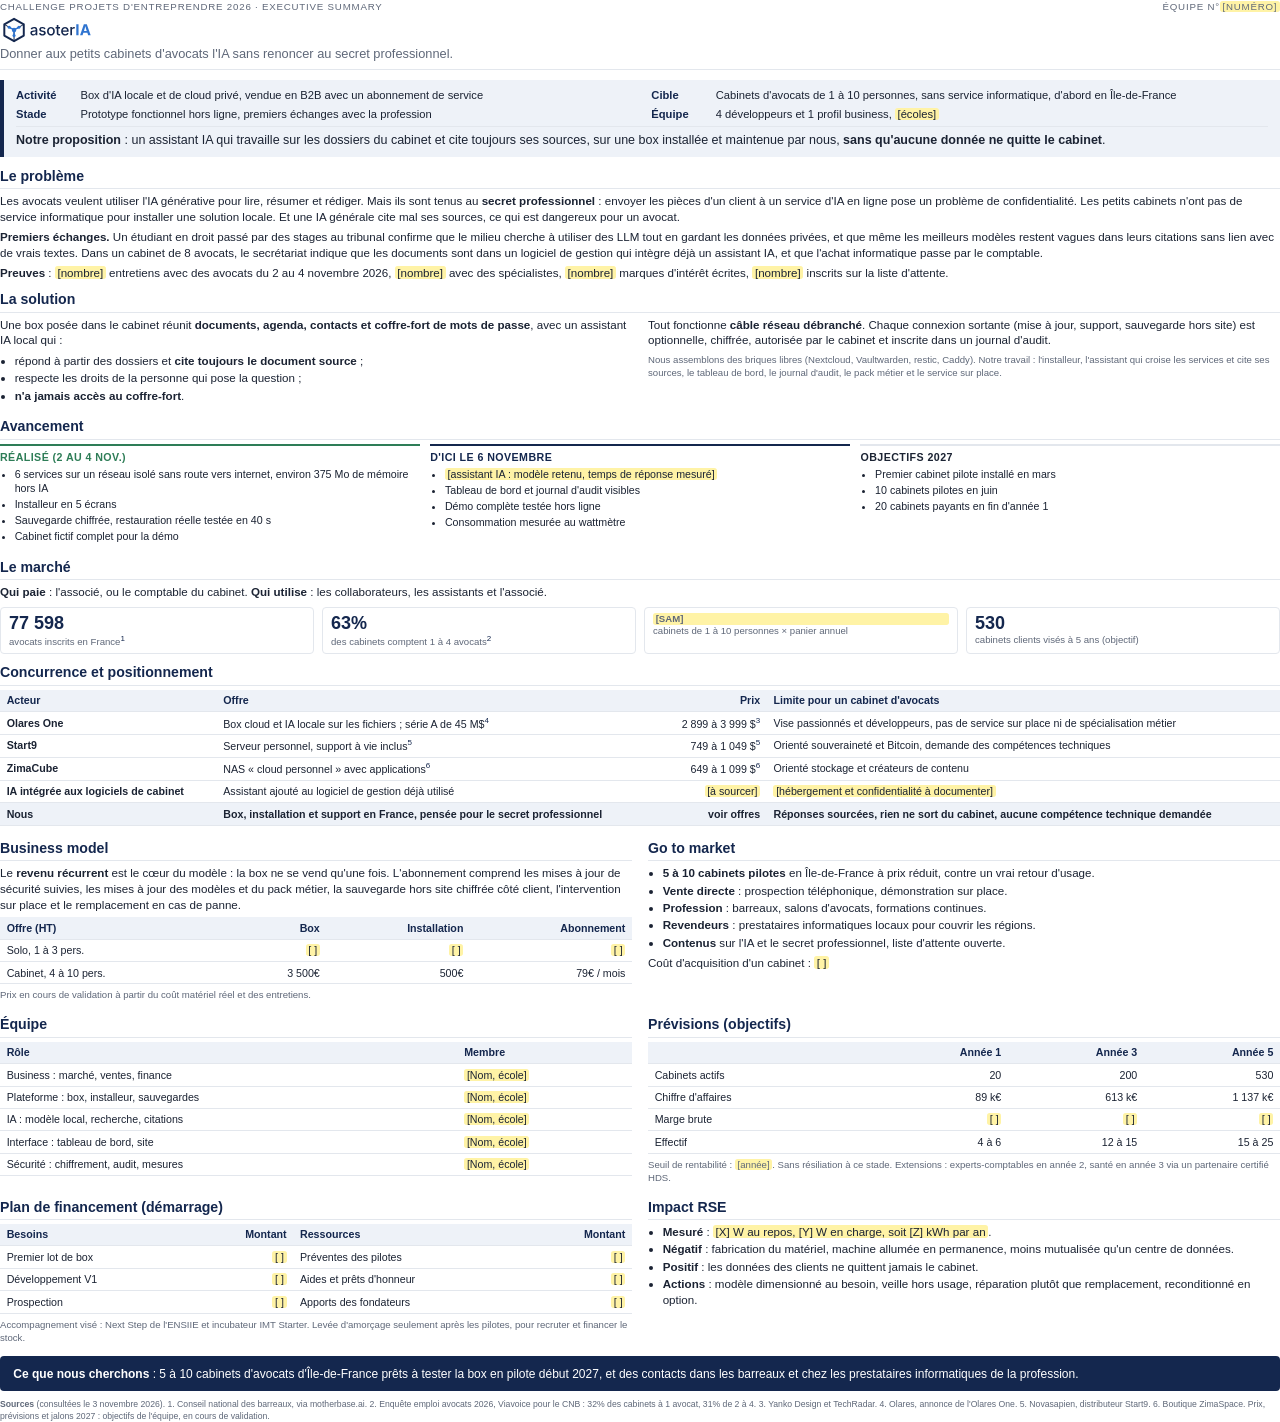
<file: livrables/executive-summary.html>
<!doctype html>
<html lang="fr">
<head>
<meta charset="utf-8">
<title>asoterIA · Executive summary</title>
<!-- Source du PDF déposé sur Moodle. Générer avec : ./livrables/generer-pdf.sh
     Les éléments en class="todo" (surlignés en jaune) sont à remplacer par un humain de l'équipe avant le dépôt.
     Structure inspirée de propulsebyca.fr/business-plan/executive-summary : identité, proposition de valeur,
     avancement, équipe, plan de financement en deux colonnes, prévisions, objectif de la démarche en conclusion. -->
<style>
  @page { size: A4; margin: 12mm 14mm 11mm 14mm; }
  :root {
    --encre: #1b2333;
    --doux: #5f6879;
    --accent: #14274e;
    --accent-clair: #eef2f8;
    --trait: #e3e7ed;
    --fait: #2e7d57;
  }
  * { box-sizing: border-box; }
  html { -webkit-print-color-adjust: exact; print-color-adjust: exact; }
  body {
    margin: 0;
    font-family: Inter, "Adwaita Sans", "Noto Sans", sans-serif;
    font-size: 8.7pt;
    line-height: 1.36;
    color: var(--encre);
    background: #fff;
  }
  p { margin: 0 0 3.5pt; }
  ul { margin: 0 0 3.5pt; padding-left: 11pt; }
  li { margin-bottom: 1.2pt; }
  strong { font-weight: 600; }

  header {
    border-bottom: 0.8pt solid var(--trait);
    padding-bottom: 5pt;
    margin-bottom: 7pt;
  }
  .surtitre {
    font-size: 7.3pt;
    letter-spacing: 0.08em;
    text-transform: uppercase;
    color: var(--doux);
    display: flex;
    justify-content: space-between;
  }
  h1 .logo { height: 21pt; width: auto; display: block; }
  h1 {
    font-family: Inter, "Adwaita Sans", "Noto Sans", sans-serif;
    font-size: 21pt;
    font-weight: 600;
    color: var(--accent);
    margin: 2pt 0 1pt;
    line-height: 1.1;
  }
  .mission { font-family: Inter, "Adwaita Sans", "Noto Sans", sans-serif; font-size: 9.6pt; color: var(--doux); }

  .bref {
    display: grid;
    grid-template-columns: 1fr 1fr;
    gap: 3pt 14pt;
    background: var(--accent-clair);
    border-left: 3pt solid var(--accent);
    padding: 6pt 9pt;
    margin: 0 0 6pt;
  }
  .bref div { font-size: 8.4pt; }
  .bref b { color: var(--accent); font-weight: 600; display: inline-block; min-width: 46pt; }
  .pvu {
    grid-column: 1 / -1;
    border-top: 0.6pt solid var(--trait);
    padding-top: 4pt;
    font-size: 9.4pt !important;
  }

  h2 {
    font-family: Inter, "Adwaita Sans", "Noto Sans", sans-serif;
    font-size: 10.6pt;
    font-weight: 600;
    color: var(--accent);
    margin: 7pt 0 3pt;
    padding-bottom: 1.5pt;
    border-bottom: 0.6pt solid var(--trait);
    break-after: avoid;
  }
  section { break-inside: avoid; }

  .chiffres {
    display: grid;
    grid-template-columns: repeat(4, 1fr);
    gap: 6pt;
    margin: 5pt 0 2pt;
  }
  .chiffre {
    border: 0.6pt solid var(--trait);
    border-radius: 3pt;
    padding: 4pt 6pt;
  }
  .chiffre b {
    display: block;
    font-family: Inter, "Adwaita Sans", "Noto Sans", sans-serif;
    font-size: 13.5pt;
    font-weight: 600;
    color: var(--accent);
    line-height: 1.15;
  }
  .chiffre span { font-size: 7.2pt; color: var(--doux); line-height: 1.25; display: block; }

  .deux-col { display: grid; grid-template-columns: 1fr 1fr; gap: 12pt; }

  .etapes { display: grid; grid-template-columns: repeat(3, 1fr); gap: 8pt; }
  .etape { border-top: 2pt solid var(--trait); padding-top: 3pt; }
  .etape.fait { border-top-color: var(--fait); }
  .etape.encours { border-top-color: var(--accent); }
  .etape h3 { font-size: 8pt; font-weight: 600; margin: 0 0 2pt; text-transform: uppercase; letter-spacing: 0.04em; }
  .etape.fait h3 { color: var(--fait); }
  .etape.encours h3 { color: var(--accent); }
  .etape h3 + p, .etape ul { font-size: 8pt; }

  table { width: 100%; border-collapse: collapse; font-size: 8pt; margin: 2pt 0 3pt; }
  th, td { text-align: left; padding: 2.6pt 5pt; border-bottom: 0.5pt solid var(--trait); vertical-align: top; }
  th { background: var(--accent-clair); font-weight: 600; color: var(--accent); }
  td.n, th.n { text-align: right; white-space: nowrap; }
  tr.nous td { background: var(--accent-clair); font-weight: 600; }

  .note { font-size: 7.2pt; color: var(--doux); }
  sup { font-size: 6pt; color: var(--accent); }
  .todo { background: #fff3a6; padding: 0 2pt; border-radius: 2pt; }

  .demande {
    margin-top: 6pt;
    background: var(--accent);
    color: #fff;
    padding: 7pt 10pt;
    border-radius: 3pt;
    font-size: 9pt;
  }
  .demande strong { color: #fff; }
  .demande .todo { color: var(--encre); }

  footer.sources {
    margin-top: 6pt;
    font-size: 6.5pt;
    color: var(--doux);
    line-height: 1.3;
  }
  .saut { break-before: page; }
</style>
</head>
<body>

<header>
  <div class="surtitre"><span>Challenge Projets d'Entreprendre 2026 · Executive summary</span><span>Équipe n°<span class="todo">[numéro]</span></span></div>
  <h1><img class="logo" src="logo/asoteria-logo.svg" alt="asoterIA"></h1>
  <div class="mission">Donner aux petits cabinets d'avocats l'IA sans renoncer au secret professionnel.</div>
</header>

<div class="bref">
  <div><b>Activité</b> Box d'IA locale et de cloud privé, vendue en B2B avec un abonnement de service</div>
  <div><b>Cible</b> Cabinets d'avocats de 1 à 10 personnes, sans service informatique, d'abord en Île-de-France</div>
  <div><b>Stade</b> Prototype fonctionnel hors ligne, premiers échanges avec la profession</div>
  <div><b>Équipe</b> 4 développeurs et 1 profil business, <span class="todo">[écoles]</span></div>
  <div class="pvu"><strong>Notre proposition</strong> : un assistant IA qui travaille sur les dossiers du cabinet et cite toujours ses sources, sur une box installée et maintenue par nous, <strong>sans qu'aucune donnée ne quitte le cabinet</strong>.</div>
</div>

<section>
<h2>Le problème</h2>
<p>Les avocats veulent utiliser l'IA générative pour lire, résumer et rédiger. Mais ils sont tenus au <strong>secret professionnel</strong> : envoyer les pièces d'un client à un service d'IA en ligne pose un problème de confidentialité. Les petits cabinets n'ont pas de service informatique pour installer une solution locale. Et une IA générale cite mal ses sources, ce qui est dangereux pour un avocat.</p>
<p><strong>Premiers échanges.</strong> Un étudiant en droit passé par des stages au tribunal confirme que le milieu cherche à utiliser des LLM tout en gardant les données privées, et que même les meilleurs modèles restent vagues dans leurs citations sans lien avec de vrais textes. Dans un cabinet de 8 avocats, le secrétariat indique que les documents sont dans un logiciel de gestion qui intègre déjà un assistant IA, et que l'achat informatique passe par le comptable.</p>
<p><strong>Preuves</strong> : <span class="todo">[nombre]</span> entretiens avec des avocats du 2 au 4 novembre 2026, <span class="todo">[nombre]</span> avec des spécialistes, <span class="todo">[nombre]</span> marques d'intérêt écrites, <span class="todo">[nombre]</span> inscrits sur la liste d'attente.</p>
</section>

<section>
<h2>La solution</h2>
<div class="deux-col">
  <div>
    <p>Une box posée dans le cabinet réunit <strong>documents, agenda, contacts et coffre-fort de mots de passe</strong>, avec un assistant IA local qui :</p>
    <ul>
      <li>répond à partir des dossiers et <strong>cite toujours le document source</strong> ;</li>
      <li>respecte les droits de la personne qui pose la question ;</li>
      <li><strong>n'a jamais accès au coffre-fort</strong>.</li>
    </ul>
  </div>
  <div>
    <p>Tout fonctionne <strong>câble réseau débranché</strong>. Chaque connexion sortante (mise à jour, support, sauvegarde hors site) est optionnelle, chiffrée, autorisée par le cabinet et inscrite dans un journal d'audit.</p>
    <p class="note">Nous assemblons des briques libres (Nextcloud, Vaultwarden, restic, Caddy). Notre travail : l'installeur, l'assistant qui croise les services et cite ses sources, le tableau de bord, le journal d'audit, le pack métier et le service sur place.</p>
  </div>
</div>
</section>

<section>
<h2>Avancement</h2>
<div class="etapes">
  <div class="etape fait">
    <h3>Réalisé (2 au 4 nov.)</h3>
    <ul>
      <li>6 services sur un réseau isolé sans route vers internet, environ 375 Mo de mémoire hors IA</li>
      <li>Installeur en 5 écrans</li>
      <li>Sauvegarde chiffrée, restauration réelle testée en 40 s</li>
      <li>Cabinet fictif complet pour la démo</li>
    </ul>
  </div>
  <div class="etape encours">
    <h3>D'ici le 6 novembre</h3>
    <ul>
      <li><span class="todo">[assistant IA : modèle retenu, temps de réponse mesuré]</span></li>
      <li>Tableau de bord et journal d'audit visibles</li>
      <li>Démo complète testée hors ligne</li>
      <li>Consommation mesurée au wattmètre</li>
    </ul>
  </div>
  <div class="etape">
    <h3>Objectifs 2027</h3>
    <ul>
      <li>Premier cabinet pilote installé en mars</li>
      <li>10 cabinets pilotes en juin</li>
      <li>20 cabinets payants en fin d'année 1</li>
    </ul>
  </div>
</div>
</section>

<section>
<h2>Le marché</h2>
<p><strong>Qui paie</strong> : l'associé, ou le comptable du cabinet. <strong>Qui utilise</strong> : les collaborateurs, les assistants et l'associé.</p>
<div class="chiffres">
  <div class="chiffre"><b>77 598</b><span>avocats inscrits en France<sup>1</sup></span></div>
  <div class="chiffre"><b>63%</b><span>des cabinets comptent 1 à 4 avocats<sup>2</sup></span></div>
  <div class="chiffre"><b><span class="todo">[SAM]</span></b><span>cabinets de 1 à 10 personnes × panier annuel</span></div>
  <div class="chiffre"><b>530</b><span>cabinets clients visés à 5 ans (objectif)</span></div>
</div>
</section>

<section class="saut">
<h2>Concurrence et positionnement</h2>
<table>
  <tr><th>Acteur</th><th>Offre</th><th class="n">Prix</th><th>Limite pour un cabinet d'avocats</th></tr>
  <tr><td><strong>Olares One</strong></td><td>Box cloud et IA locale sur les fichiers ; série A de 45 M$<sup>4</sup></td><td class="n">2 899 à 3 999 $<sup>3</sup></td><td>Vise passionnés et développeurs, pas de service sur place ni de spécialisation métier</td></tr>
  <tr><td><strong>Start9</strong></td><td>Serveur personnel, support à vie inclus<sup>5</sup></td><td class="n">749 à 1 049 $<sup>5</sup></td><td>Orienté souveraineté et Bitcoin, demande des compétences techniques</td></tr>
  <tr><td><strong>ZimaCube</strong></td><td>NAS « cloud personnel » avec applications<sup>6</sup></td><td class="n">649 à 1 099 $<sup>6</sup></td><td>Orienté stockage et créateurs de contenu</td></tr>
  <tr><td><strong>IA intégrée aux logiciels de cabinet</strong></td><td>Assistant ajouté au logiciel de gestion déjà utilisé</td><td class="n"><span class="todo">[à sourcer]</span></td><td><span class="todo">[hébergement et confidentialité à documenter]</span></td></tr>
  <tr class="nous"><td>Nous</td><td>Box, installation et support en France, pensée pour le secret professionnel</td><td class="n">voir offres</td><td>Réponses sourcées, rien ne sort du cabinet, aucune compétence technique demandée</td></tr>
</table>
</section>

<div class="deux-col">
<section>
<h2>Business model</h2>
<p>Le <strong>revenu récurrent</strong> est le cœur du modèle : la box ne se vend qu'une fois. L'abonnement comprend les mises à jour de sécurité suivies, les mises à jour des modèles et du pack métier, la sauvegarde hors site chiffrée côté client, l'intervention sur place et le remplacement en cas de panne.</p>
<table>
  <tr><th>Offre (HT)</th><th class="n">Box</th><th class="n">Installation</th><th class="n">Abonnement</th></tr>
  <tr><td>Solo, 1 à 3 pers.</td><td class="n"><span class="todo">[ ]</span></td><td class="n"><span class="todo">[ ]</span></td><td class="n"><span class="todo">[ ]</span></td></tr>
  <tr><td>Cabinet, 4 à 10 pers.</td><td class="n">3 500€</td><td class="n">500€</td><td class="n">79€ / mois</td></tr>
</table>
<p class="note">Prix en cours de validation à partir du coût matériel réel et des entretiens.</p>
</section>

<section>
<h2>Go to market</h2>
<ul>
  <li><strong>5 à 10 cabinets pilotes</strong> en Île-de-France à prix réduit, contre un vrai retour d'usage.</li>
  <li><strong>Vente directe</strong> : prospection téléphonique, démonstration sur place.</li>
  <li><strong>Profession</strong> : barreaux, salons d'avocats, formations continues.</li>
  <li><strong>Revendeurs</strong> : prestataires informatiques locaux pour couvrir les régions.</li>
  <li><strong>Contenus</strong> sur l'IA et le secret professionnel, liste d'attente ouverte.</li>
</ul>
<p>Coût d'acquisition d'un cabinet : <span class="todo">[ ]</span></p>
</section>
</div>

<div class="deux-col">
<section>
<h2>Équipe</h2>
<table>
  <tr><th>Rôle</th><th>Membre</th></tr>
  <tr><td>Business : marché, ventes, finance</td><td><span class="todo">[Nom, école]</span></td></tr>
  <tr><td>Plateforme : box, installeur, sauvegardes</td><td><span class="todo">[Nom, école]</span></td></tr>
  <tr><td>IA : modèle local, recherche, citations</td><td><span class="todo">[Nom, école]</span></td></tr>
  <tr><td>Interface : tableau de bord, site</td><td><span class="todo">[Nom, école]</span></td></tr>
  <tr><td>Sécurité : chiffrement, audit, mesures</td><td><span class="todo">[Nom, école]</span></td></tr>
</table>
</section>

<section>
<h2>Prévisions (objectifs)</h2>
<table>
  <tr><th></th><th class="n">Année 1</th><th class="n">Année 3</th><th class="n">Année 5</th></tr>
  <tr><td>Cabinets actifs</td><td class="n">20</td><td class="n">200</td><td class="n">530</td></tr>
  <tr><td>Chiffre d'affaires</td><td class="n">89 k€</td><td class="n">613 k€</td><td class="n">1 137 k€</td></tr>
  <tr><td>Marge brute</td><td class="n"><span class="todo">[ ]</span></td><td class="n"><span class="todo">[ ]</span></td><td class="n"><span class="todo">[ ]</span></td></tr>
  <tr><td>Effectif</td><td class="n">4 à 6</td><td class="n">12 à 15</td><td class="n">15 à 25</td></tr>
</table>
<p class="note">Seuil de rentabilité : <span class="todo">[année]</span>. Sans résiliation à ce stade. Extensions : experts-comptables en année 2, santé en année 3 via un partenaire certifié HDS.</p>
</section>
</div>

<div class="deux-col">
<section>
<h2>Plan de financement (démarrage)</h2>
<table>
  <tr><th>Besoins</th><th class="n">Montant</th><th>Ressources</th><th class="n">Montant</th></tr>
  <tr><td>Premier lot de box</td><td class="n"><span class="todo">[ ]</span></td><td>Préventes des pilotes</td><td class="n"><span class="todo">[ ]</span></td></tr>
  <tr><td>Développement V1</td><td class="n"><span class="todo">[ ]</span></td><td>Aides et prêts d'honneur</td><td class="n"><span class="todo">[ ]</span></td></tr>
  <tr><td>Prospection</td><td class="n"><span class="todo">[ ]</span></td><td>Apports des fondateurs</td><td class="n"><span class="todo">[ ]</span></td></tr>
</table>
<p class="note">Accompagnement visé : Next Step de l'ENSIIE et incubateur IMT Starter. Levée d'amorçage seulement après les pilotes, pour recruter et financer le stock.</p>
</section>

<section>
<h2>Impact RSE</h2>
<ul>
  <li><strong>Mesuré</strong> : <span class="todo">[X] W au repos, [Y] W en charge, soit [Z] kWh par an</span>.</li>
  <li><strong>Négatif</strong> : fabrication du matériel, machine allumée en permanence, moins mutualisée qu'un centre de données.</li>
  <li><strong>Positif</strong> : les données des clients ne quittent jamais le cabinet.</li>
  <li><strong>Actions</strong> : modèle dimensionné au besoin, veille hors usage, réparation plutôt que remplacement, reconditionné en option.</li>
</ul>
</section>
</div>

<div class="demande">
<strong>Ce que nous cherchons</strong> : 5 à 10 cabinets d'avocats d'Île-de-France prêts à tester la box en pilote début 2027, et des contacts dans les barreaux et chez les prestataires informatiques de la profession.
</div>

<footer class="sources">
<strong>Sources</strong> (consultées le 3 novembre 2026).
1. Conseil national des barreaux, via motherbase.ai.
2. Enquête emploi avocats 2026, Viavoice pour le CNB : 32% des cabinets à 1 avocat, 31% de 2 à 4.
3. Yanko Design et TechRadar.
4. Olares, annonce de l'Olares One.
5. Novasapien, distributeur Start9.
6. Boutique ZimaSpace.
Prix, prévisions et jalons 2027 : objectifs de l'équipe, en cours de validation.
</footer>

</body>
</html>
</file>
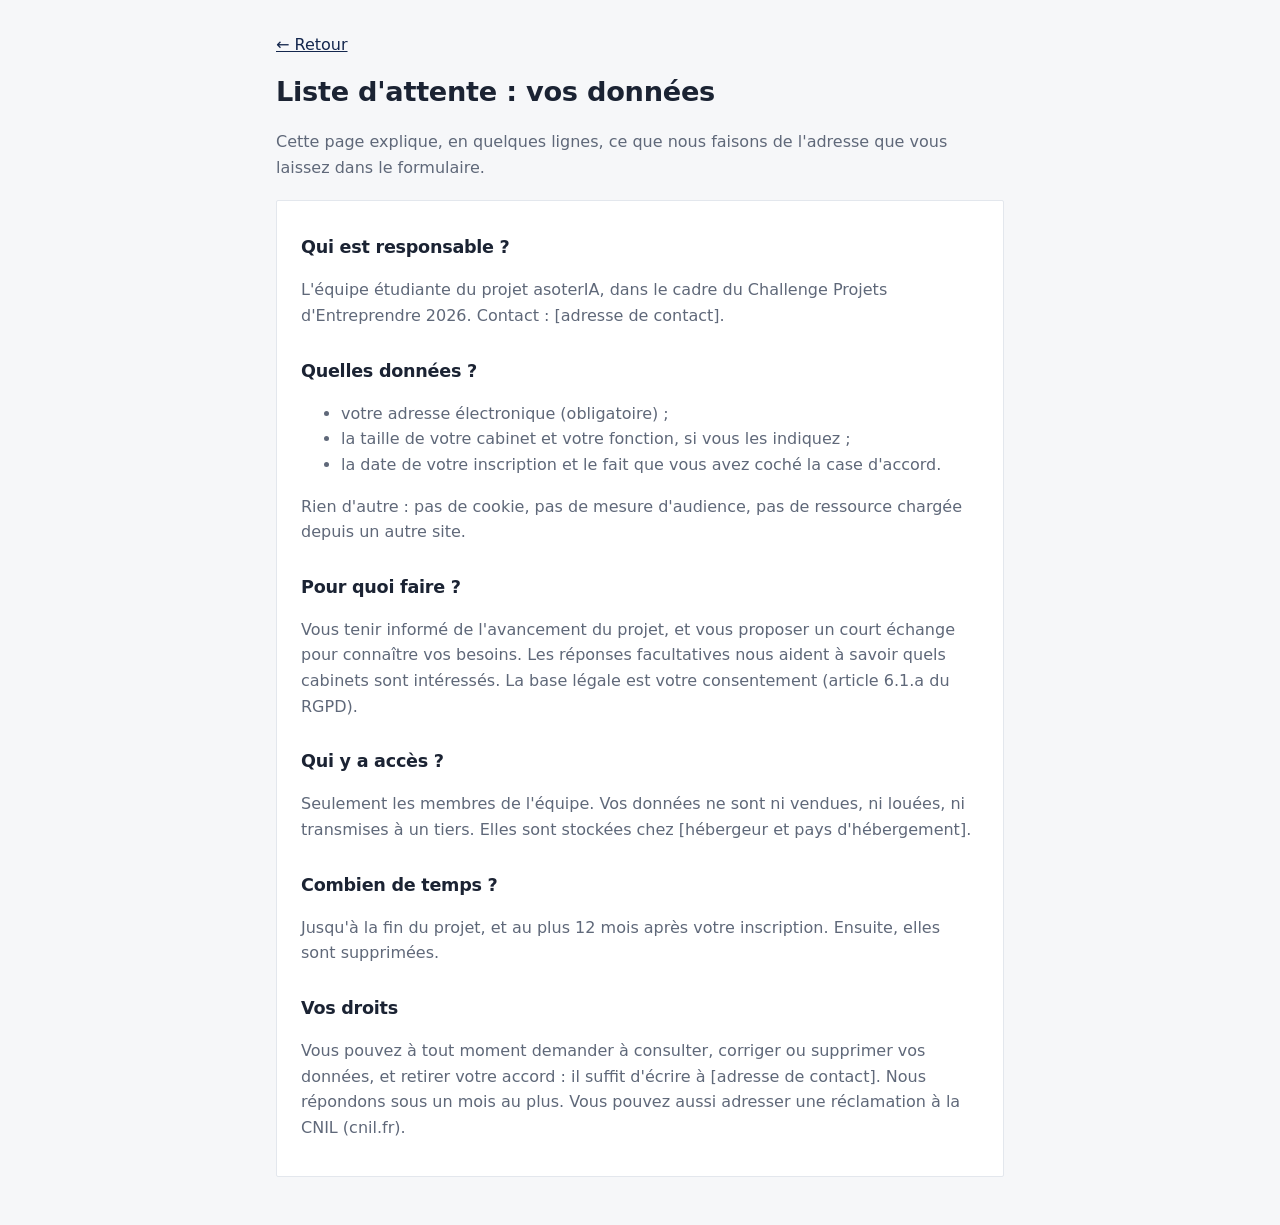
<file: prototype/interface/landing/confidentialite.html>
<!doctype html>
<html lang="fr">
<head>
<meta charset="utf-8">
<meta name="viewport" content="width=device-width, initial-scale=1">
<title>Confidentialité de la liste d'attente · asoterIA</title>
<link rel="icon" type="image/svg+xml" href="[data-uri]">
<!-- Mention de confidentialité de la liste d'attente (DEV-3). Les champs entre crochets sont à remplir avant
     publication, et la durée de conservation à valider par l'équipe : voir ../README.md. -->
<style>
:root{--fond:#f6f7f9;--carte:#ffffff;--texte:#1b2333;--doux:#5f6879;--bord:#e3e7ed;--accent:#14274e;--accent-doux:#eef2f8;--bleu:#2f74d0;--sur-accent:#ffffff;--ok:#2e7d57;--ok-fond:#e8f3ed;--ko:#b0414e;--ko-fond:#f8e9eb;--attente:#9a6b12;--attente-fond:#f7efdc;--att:var(--attente);--att-fond:var(--attente-fond);--attention:var(--attente);--bulle:var(--accent-doux);--cite:#edf3fc;--ombre:none;--police:Inter,"Adwaita Sans",system-ui,-apple-system,"Segoe UI",Roboto,sans-serif}
@media (prefers-color-scheme:dark){:root{--fond:#0c1220;--carte:#131b2b;--texte:#e8edf4;--doux:#9aa5b8;--bord:#243048;--accent:#c9d8f0;--accent-doux:#1a2438;--bleu:#6aa8f0;--sur-accent:#0c1220;--ok:#6cc59a;--ok-fond:#14291f;--ko:#ee909b;--ko-fond:#33191e;--attente:#e0b552;--attente-fond:#2e2716;--cite:#172540;color-scheme:dark}}
h1,h2,h3{letter-spacing:-.015em;font-weight:600}
*{box-sizing:border-box}
body{margin:0;font-family:var(--police);background:var(--fond);color:var(--texte);line-height:1.6}
main{max-width:760px;margin:0 auto;padding:32px 16px 48px}
a{color:var(--accent)}
h1{font-size:1.7rem;margin:12px 0 4px;letter-spacing:-.01em}
h2{font-size:1.1rem;margin:28px 0 6px}
p,li{color:var(--doux)}
.carte{background:var(--carte);border:1px solid var(--bord);border-radius:2px;padding:4px 24px 20px;margin-top:20px}
</style>
</head>
<body>
<main>
  <a href="./">← Retour</a>
  <h1>Liste d'attente : vos données</h1>
  <p>Cette page explique, en quelques lignes, ce que nous faisons de l'adresse que vous laissez dans le formulaire.</p>

  <div class="carte">
    <h2>Qui est responsable ?</h2>
    <p>L'équipe étudiante du projet asoterIA, dans le cadre du Challenge Projets d'Entreprendre 2026. Contact : [adresse de contact].</p>

    <h2>Quelles données ?</h2>
    <ul>
      <li>votre adresse électronique (obligatoire) ;</li>
      <li>la taille de votre cabinet et votre fonction, si vous les indiquez ;</li>
      <li>la date de votre inscription et le fait que vous avez coché la case d'accord.</li>
    </ul>
    <p>Rien d'autre : pas de cookie, pas de mesure d'audience, pas de ressource chargée depuis un autre site.</p>

    <h2>Pour quoi faire ?</h2>
    <p>Vous tenir informé de l'avancement du projet, et vous proposer un court échange pour connaître vos besoins. Les réponses facultatives nous aident à savoir quels cabinets sont intéressés. La base légale est votre consentement (article 6.1.a du RGPD).</p>

    <h2>Qui y a accès ?</h2>
    <p>Seulement les membres de l'équipe. Vos données ne sont ni vendues, ni louées, ni transmises à un tiers. Elles sont stockées chez [hébergeur et pays d'hébergement].</p>

    <h2>Combien de temps ?</h2>
    <p>Jusqu'à la fin du projet, et au plus 12 mois après votre inscription. Ensuite, elles sont supprimées.</p>

    <h2>Vos droits</h2>
    <p>Vous pouvez à tout moment demander à consulter, corriger ou supprimer vos données, et retirer votre accord : il suffit d'écrire à [adresse de contact]. Nous répondons sous un mois au plus. Vous pouvez aussi adresser une réclamation à la CNIL (cnil.fr).</p>
  </div>
</main>
</body>
</html>
</file>
